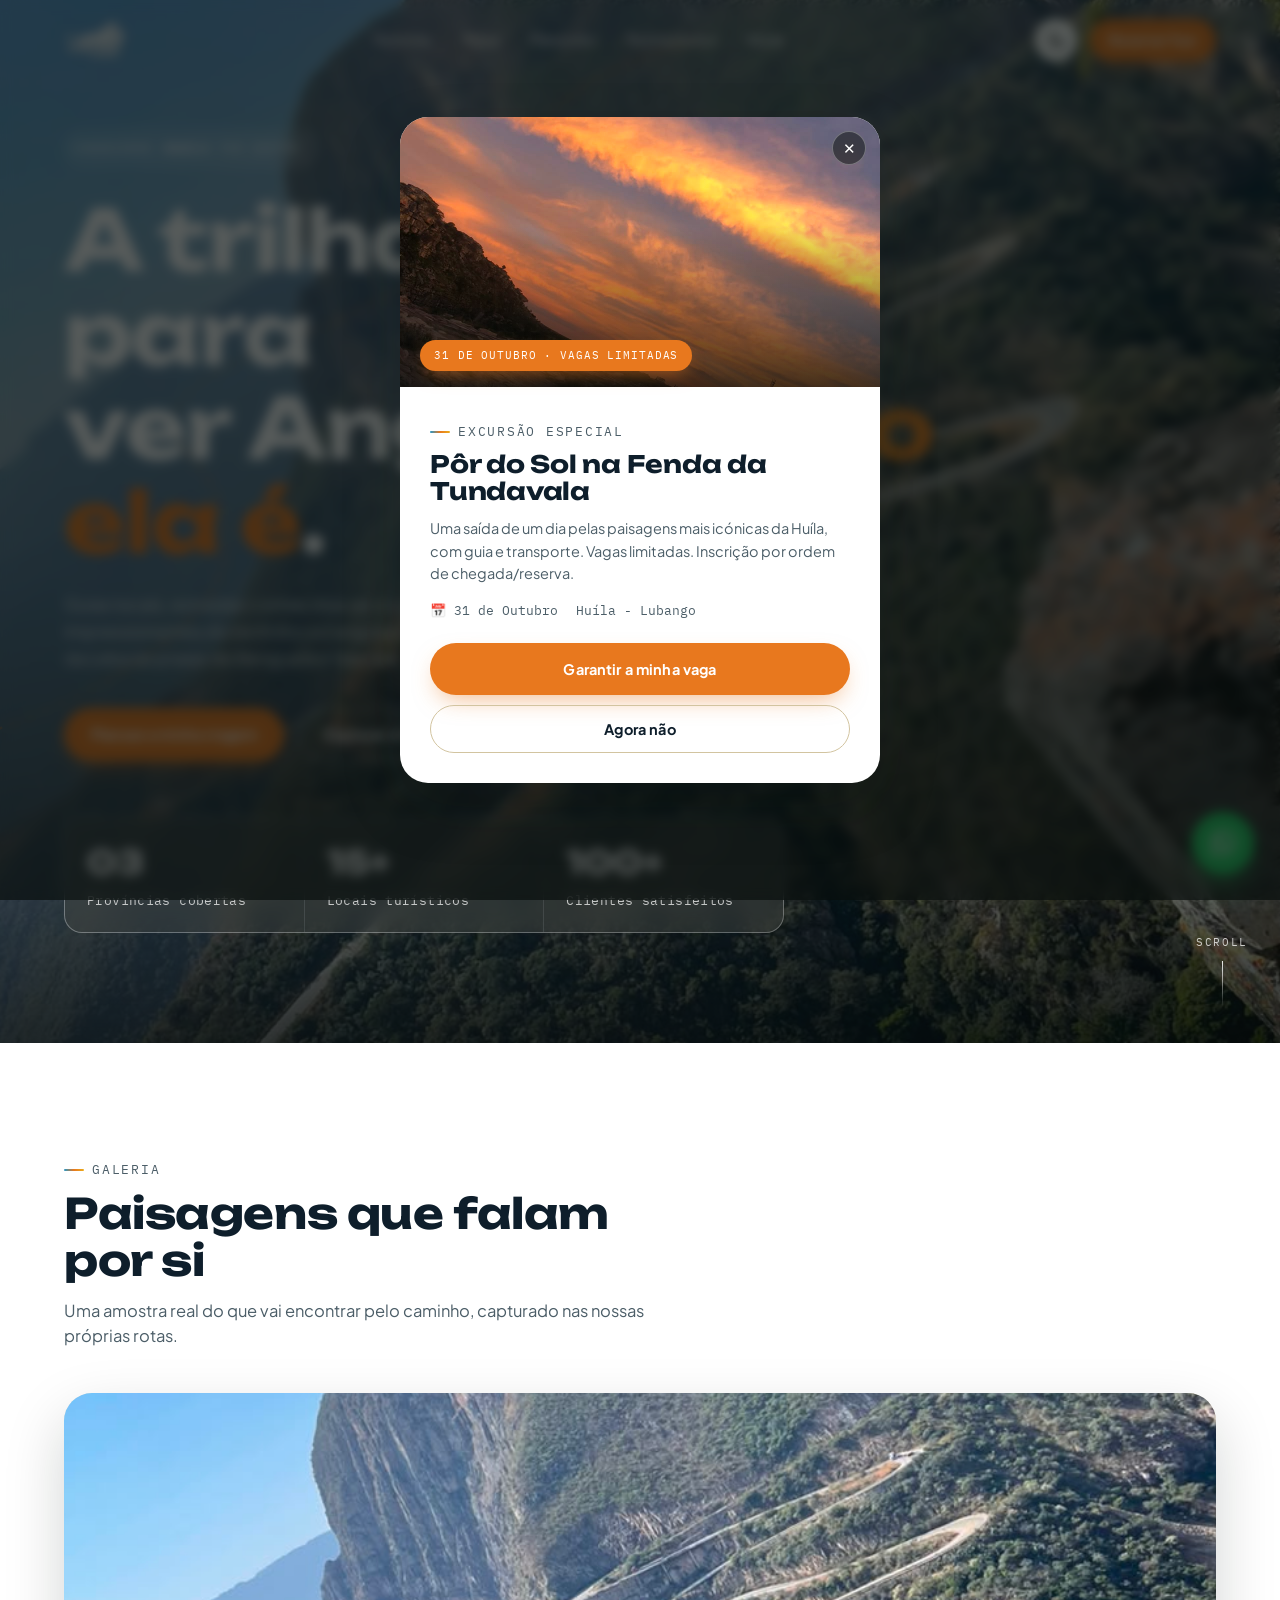
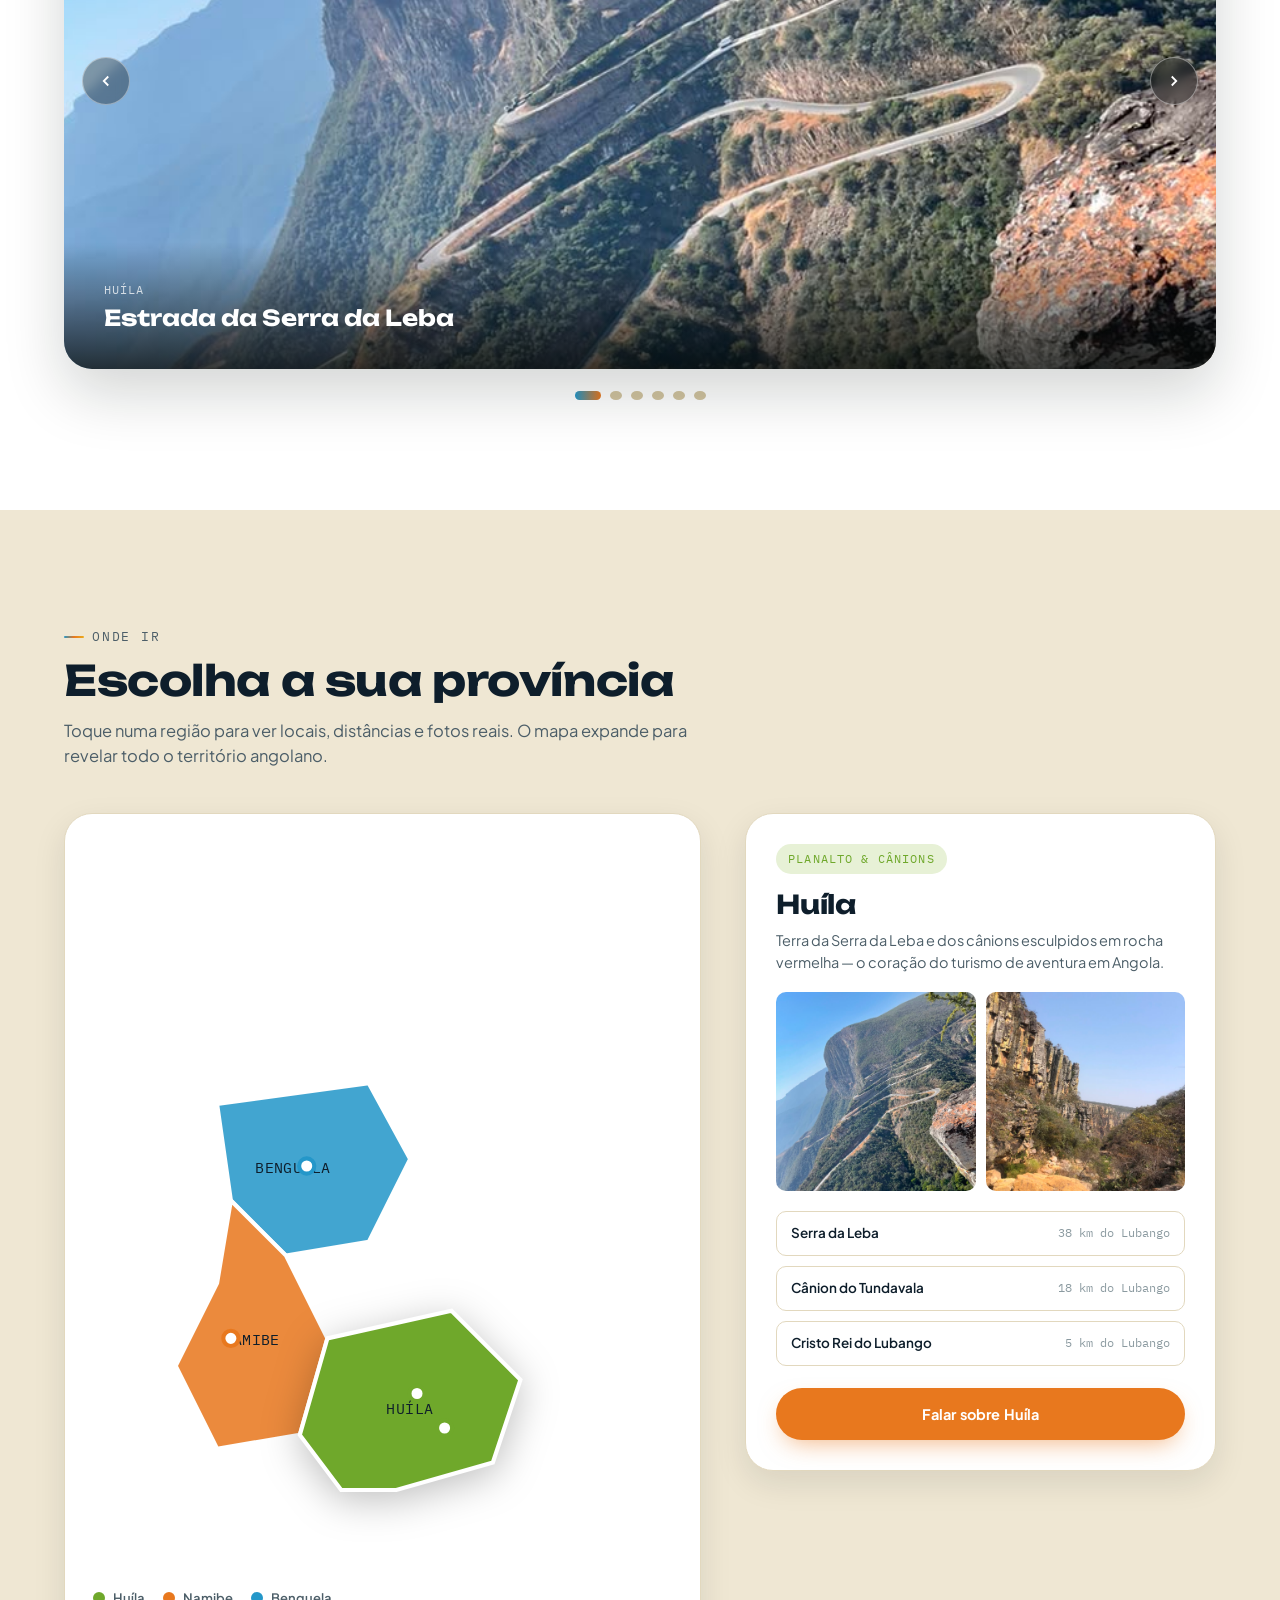
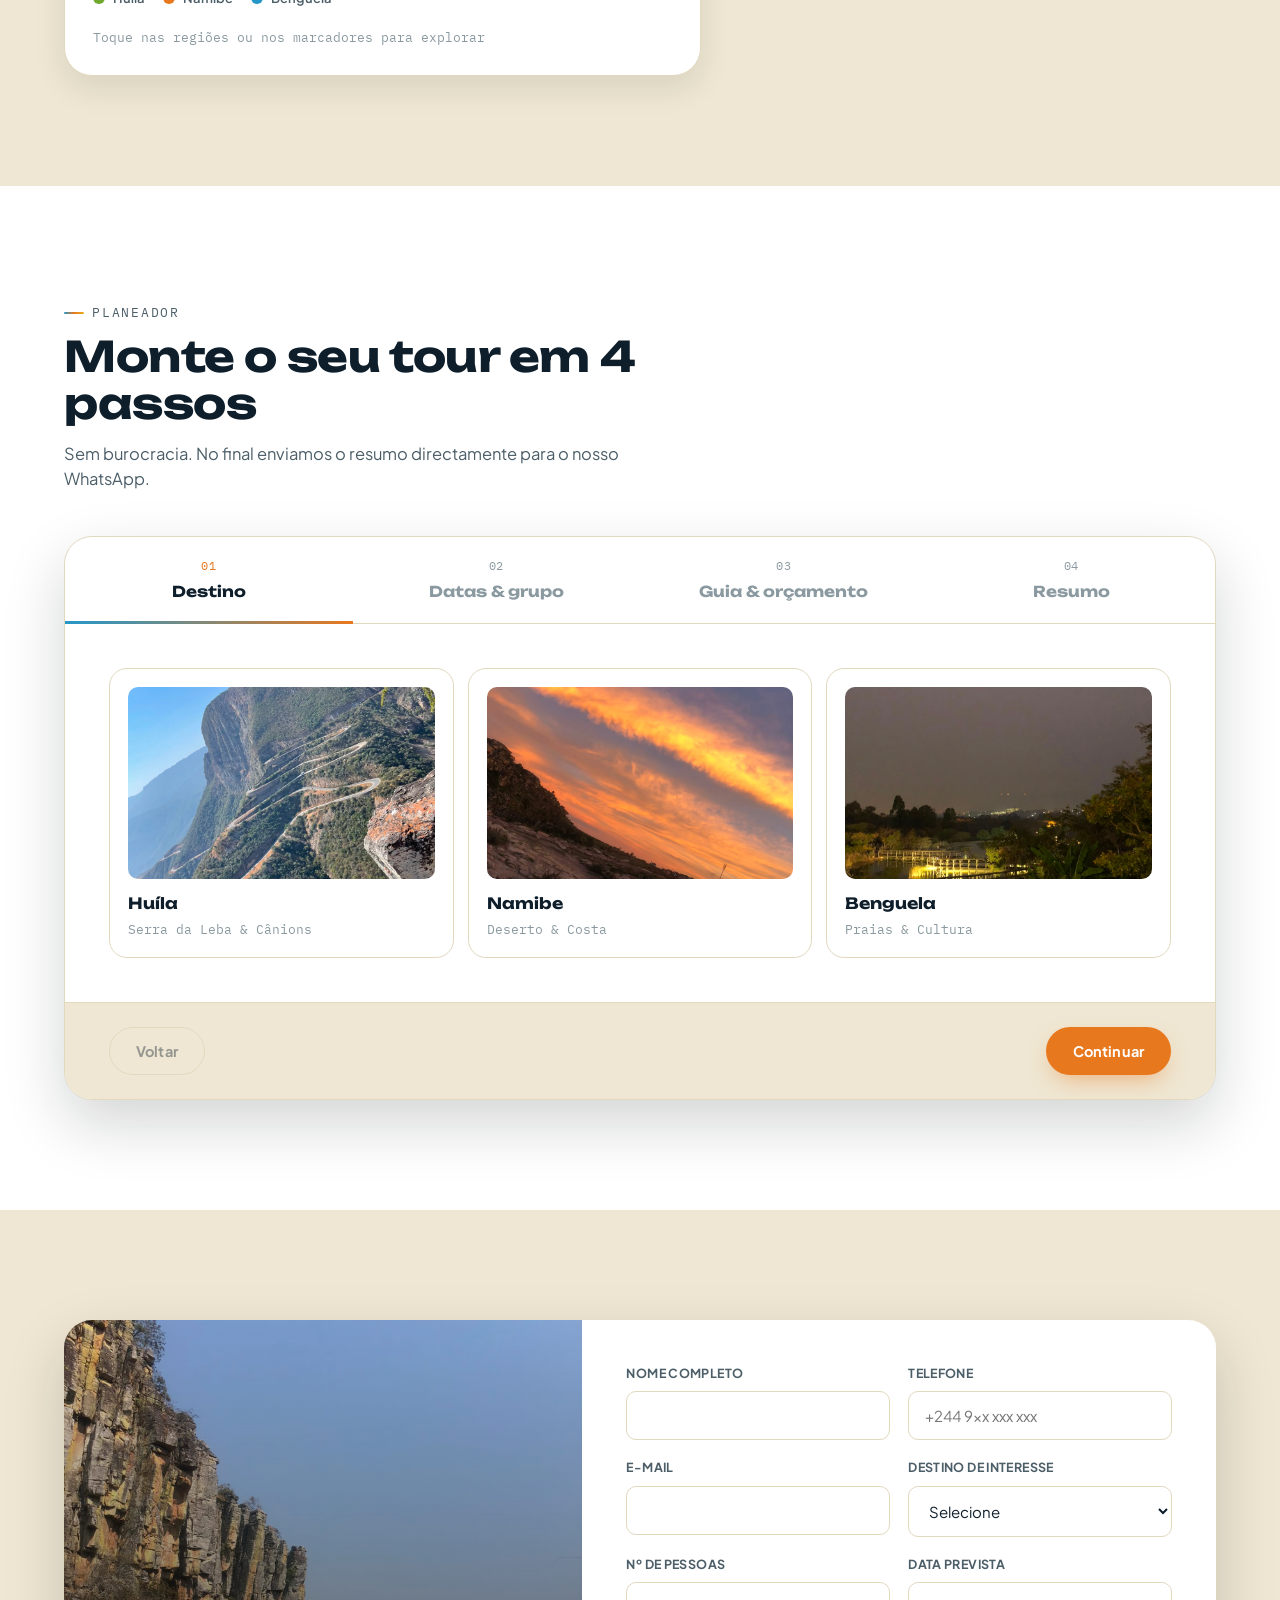
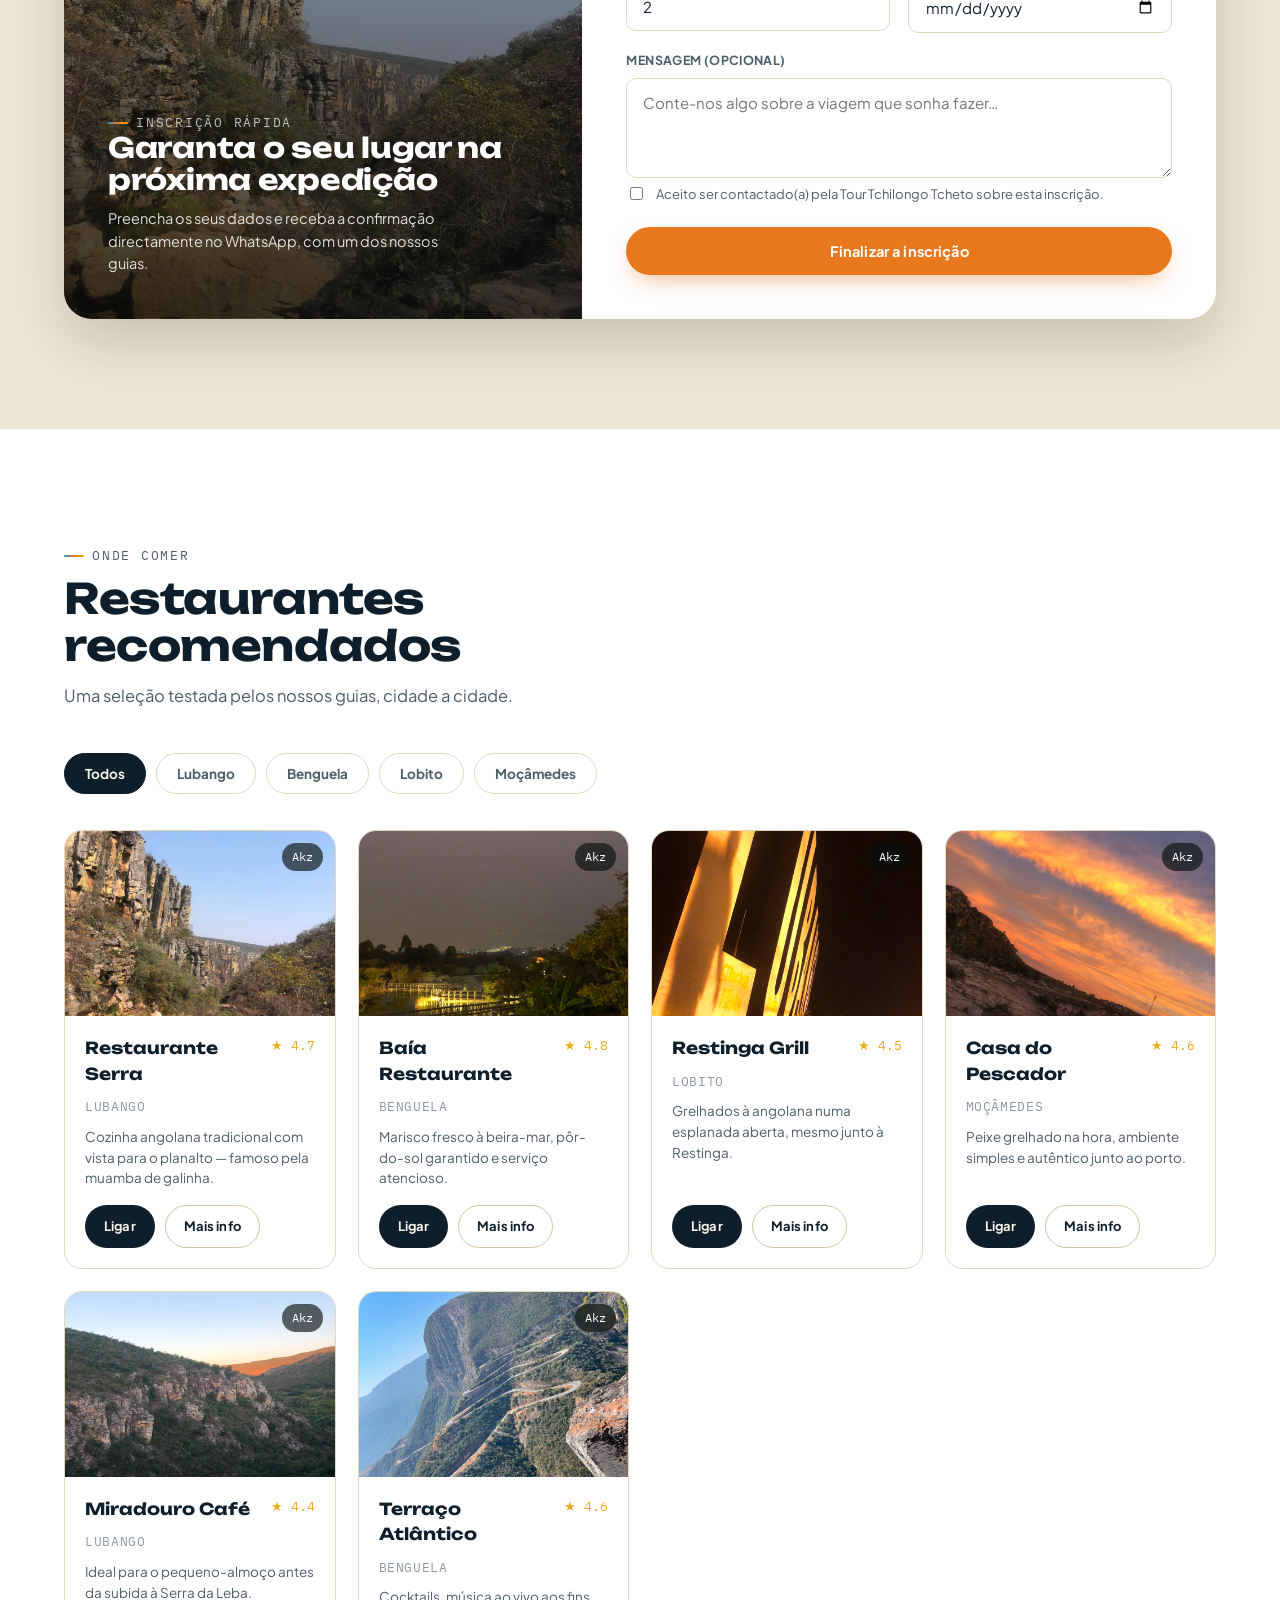
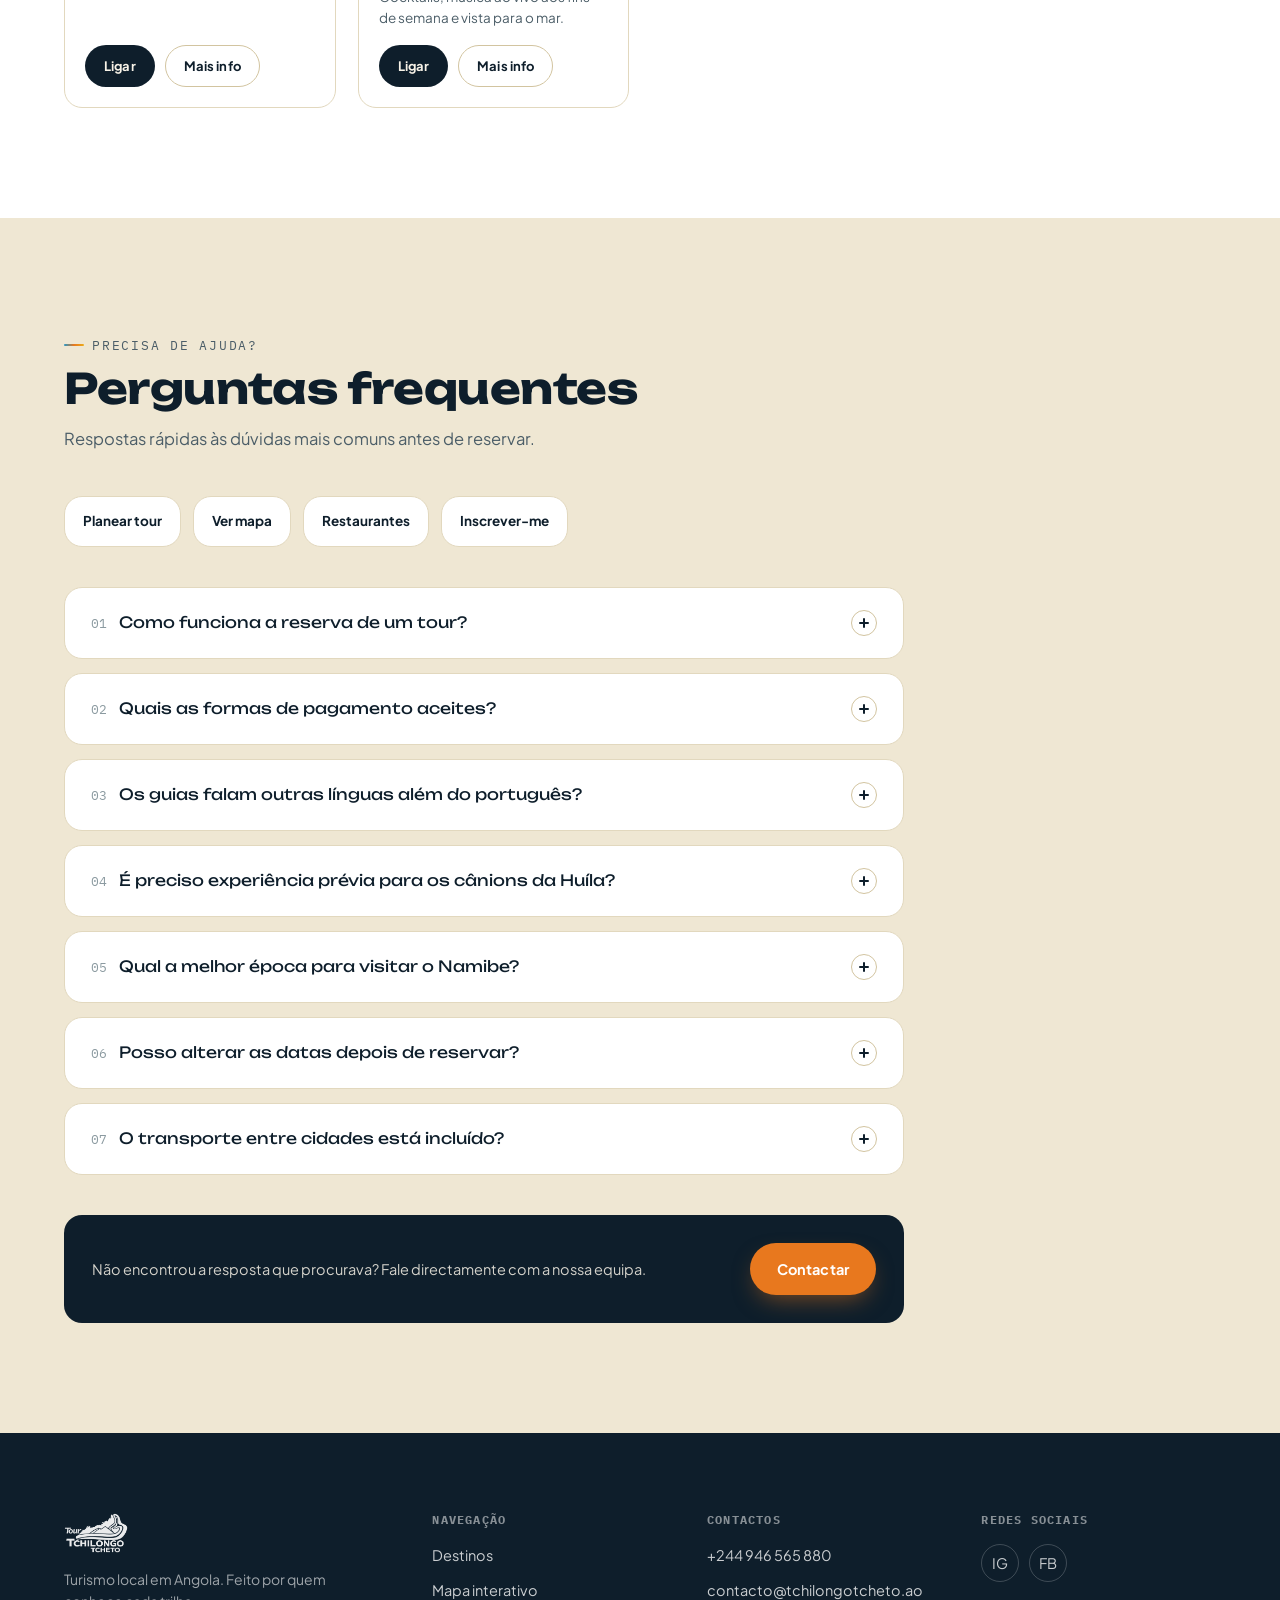
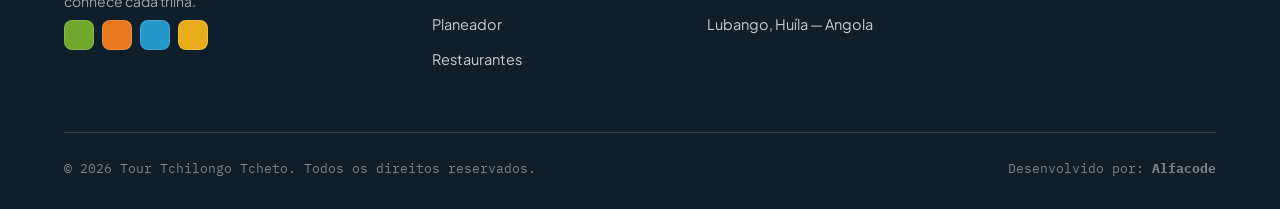
<file: index.html>
<!DOCTYPE html>
<html lang="pt-AO">
<head>
<meta charset="UTF-8">
<meta name="viewport" content="width=device-width, initial-scale=1.0">
<title>Tour Tchilongo Tcheto — Turismo em Angola</title>
<meta name="description" content="Descubra a Serra da Leba, os cânions da Huíla, o deserto do Namibe e as praias de Benguela com guias locais especializados. Planeie o seu tour em minutos.">
<link rel="icon" href="assets/img/Logo.png">
<link rel="stylesheet" href="assets/css/style.css">
</head>
<body>

<div class="event-modal" id="eventModal" aria-hidden="true">
  <div class="event-modal-backdrop" data-modal-close></div>
  <div class="event-modal-card" role="dialog" aria-modal="true" aria-labelledby="eventModalTitle">
    <button class="event-modal-close" data-modal-close aria-label="Fechar">✕</button>
    <div class="event-modal-media">
      <img src="assets/img/por-do-sol.jpg" alt="Serra da Leba">
      <span class="event-modal-badge">31 de Outubro · Vagas limitadas</span>
    </div>
    <div class="event-modal-body">
      <span class="eyebrow">Excursão especial</span>
      <h3 id="eventModalTitle">Pôr do Sol na Fenda da Tundavala</h3>
      <p>Uma saída de um dia pelas paisagens mais icónicas da Huíla, com guia e transporte. Vagas limitadas. Inscrição por ordem de chegada/reserva.</p>
      <div class="event-modal-meta">
        <span>📅 31 de Outubro</span>
        <span>Huíla - Lubango </span>
      </div>
      <div class="event-modal-actions">
        <a href="excursao.html" class="btn btn-primary btn-block">Garantir a minha vaga</a>
        <button class="btn btn-ghost btn-block" data-modal-close>Agora não</button>
      </div>
    </div>
  </div>
</div>


<header class="nav">
  <div class="nav-inner">
    <a href="#inicio" class="brand">
      <img src="assets/img/Logo.png" alt="Tour Tchilongo Tcheto">
    </a>
    <nav class="nav-links">
      <a href="#carrossel">Destinos</a>
      <a href="#mapa">Mapa</a>
      <a href="#planeador">Planeador</a>
      <a href="#restaurantes">Restaurantes</a>
      <a href="#faq">Ajuda</a>
    </nav>
    <div class="nav-actions">
      <button class="theme-toggle" aria-label="Alternar tema claro/escuro">
        <svg class="icon-moon" viewBox="0 0 24 24" fill="none" stroke="currentColor" stroke-width="2"><path d="M21 12.79A9 9 0 1111.21 3 7 7 0 0021 12.79z"/></svg>
        <svg class="icon-sun" viewBox="0 0 24 24" fill="none" stroke="currentColor" stroke-width="2"><circle cx="12" cy="12" r="4"/><path d="M12 2v2M12 20v2M4.93 4.93l1.41 1.41M17.66 17.66l1.41 1.41M2 12h2M20 12h2M4.93 19.07l1.41-1.41M17.66 6.34l1.41-1.41"/></svg>
      </button>
      <a href="#planeador" class="btn btn-primary btn-sm">Reservar Tour</a>
      <button class="burger" aria-label="Abrir menu"><span></span><span></span><span></span></button>
    </div>
  </div>
</header>

<div class="mobile-panel">
  <a href="#carrossel">Destinos</a>
  <a href="#mapa">Mapa</a>
  <a href="#planeador">Planeador</a>
  <a href="#restaurantes">Restaurantes</a>
  <a href="#faq">Ajuda</a>
  <a href="#planeador" class="btn btn-primary">Reservar Tour</a>
</div>

<section class="hero" id="inicio">
  <div class="hero-bg"></div>
  <svg class="hero-trail" viewBox="0 0 1200 800" preserveAspectRatio="none">
    <defs>
      <linearGradient id="trailGradient" x1="0" y1="0" x2="1" y2="1">
        <stop offset="0%" stop-color="#2AA8DC"/>
        <stop offset="50%" stop-color="#E8781E"/>
        <stop offset="100%" stop-color="#EBAC1B"/>
      </linearGradient>
    </defs>
    <path d="M -50 700 C 200 620, 260 520, 180 430 C 100 340, 340 320, 420 240 C 500 160, 480 80, 650 40" />
  </svg>
  <div class="container hero-content">
    <div class="hero-eyebrow">Conhecendo <strong>Angola</strong>   por dentro</div>
    <h1>A trilha certa para<br>ver Angola <em>como ela é</em>.</h1>
    <p class="hero-sub">Guias locais, estradas conhecidas de cor e os cenários mais impressionantes do território sul angolano. Do topo da Serra da Leba às praias de Benguela e Namibe.</p>
    <div class="hero-cta">
      <a href="#planeador" class="btn btn-primary">Planear a minha viagem</a>
      <a href="#mapa" class="btn btn-ghost">Explorar o mapa</a>
    </div>
    <div class="hero-stats" data-reveal>
      <div class="stat"><b>03</b><span>Províncias cobertas</span></div>
      <div class="stat"><b>15+</b><span>Locais turísticos</span></div>
      <div class="stat"><b>100+</b><span>Clientes satisfeitos</span></div>
    </div>
  </div>
  <div class="scroll-cue"><span>SCROLL</span><span class="line"></span></div>
</section>

<section class="carousel-section" id="carrossel">
  <div class="container">
    <div class="section-head" data-reveal>
      <span class="eyebrow">Galeria</span>
      <h2>Paisagens que falam por si</h2>
      <p>Uma amostra real do que vai encontrar pelo caminho, capturado nas nossas próprias rotas.</p>
    </div>
    <div class="carousel" data-reveal>
      <div class="carousel-track">
        <div class="slide is-active">
          <div class="slide-bg" style="background-image:url('assets/img/serra-leba.jpg')"></div>
          <div class="slide-caption"><span>Huíla</span><b>Estrada da Serra da Leba</b></div>
        </div>
        <div class="slide">
          <div class="slide-bg" style="background-image:url('assets/img/canyon-huila.jpg')"></div>
          <div class="slide-caption"><span>Huíla</span><b>Cânion do Tundavala</b></div>
        </div>
        <div class="slide">
          <div class="slide-bg" style="background-image:url('assets/img/vale-canyon.jpg')"></div>
          <div class="slide-caption"><span>Huíla</span><b>Vale entre falésias</b></div>
        </div>
        <div class="slide">
          <div class="slide-bg" style="background-image:url('assets/img/por-do-sol.jpg')"></div>
          <div class="slide-caption"><span>Namibe</span><b>Pôr-do-sol sobre o planalto</b></div>
        </div>
        <div class="slide">
          <div class="slide-bg" style="background-image:url('assets/img/letreiro-noite.jpg')"></div>
          <div class="slide-caption"><span>Lubango</span><b>Miradouro à noite</b></div>
        </div>
        <div class="slide">
          <div class="slide-bg" style="background-image:url('assets/img/ponte-noite.jpg')"></div>
          <div class="slide-caption"><span>Benguela</span><b>Passadiço sobre a lagoa</b></div>
        </div>
      </div>
      <div class="carousel-controls">
        <button class="prev" aria-label="Imagem anterior">
          <svg width="18" height="18" viewBox="0 0 24 24" fill="none" stroke="currentColor" stroke-width="2.4"><path d="M15 18l-6-6 6-6"/></svg>
        </button>
        <button class="next" aria-label="Próxima imagem">
          <svg width="18" height="18" viewBox="0 0 24 24" fill="none" stroke="currentColor" stroke-width="2.4"><path d="M9 18l6-6-6-6"/></svg>
        </button>
      </div>
    </div>
    <div class="carousel-dots"></div>
  </div>
</section>

<section class="map-section" id="mapa">
  <div class="container">
    <div class="section-head" data-reveal>
      <span class="eyebrow">Onde ir</span>
      <h2>Escolha a sua província</h2>
      <p>Toque numa região para ver locais, distâncias e fotos reais. O mapa expande para revelar todo o território angolano.</p>
    </div>
    <div class="map-grid">
      <div class="map-holder" data-reveal>
        <svg id="mapAngola" viewBox="0 0 420 520" xmlns="http://www.w3.org/2000/svg">
        
          <path d="M120 10 L300 25 L340 90 L310 160 L350 210 L330 300 L360 360 L300 430 L250 500 L180 470 L140 420 L90 440 L60 380 L90 320 L50 260 L80 190 L40 140 L90 90 Z"
                class="province-shape is-inactive" data-province="angola" fill="var(--surface-2)" stroke="var(--border-strong)" stroke-width="1.5" style="opacity:0;pointer-events:none"/>

          <path d="M90 190 L200 175 L230 230 L200 290 L140 300 L100 260 Z"
                class="province-shape" data-province="benguela" fill="var(--blue)" stroke="var(--surface)" stroke-width="3"/>
          <text x="145" y="240" class="province-label" text-anchor="middle" fill="#fff">BENGUELA</text>

          <path d="M100 260 L140 300 L170 360 L150 430 L90 440 L60 380 L90 320 Z"
                class="province-shape" data-province="namibe" fill="var(--orange)" stroke="var(--surface)" stroke-width="3"/>
          <text x="115" y="365" class="province-label" text-anchor="middle" fill="#fff">NAMIBE</text>

          <path d="M170 360 L260 340 L310 390 L290 450 L220 470 L180 470 L150 430 Z"
                class="province-shape" data-province="huila" fill="var(--green)" stroke="var(--surface)" stroke-width="3"/>
          <text x="230" y="415" class="province-label" text-anchor="middle" fill="#fff">HUÍLA</text>

          <g class="map-pin" data-province="huila"><circle cx="235" cy="400" r="5.5" fill="#fff" stroke="var(--green)" stroke-width="3"/></g>
          <g class="map-pin" data-province="huila"><circle cx="255" cy="425" r="5.5" fill="#fff" stroke="var(--green)" stroke-width="3"/></g>
          <g class="map-pin" data-province="namibe"><circle cx="100" cy="360" r="5.5" fill="#fff" stroke="var(--orange)" stroke-width="3"/></g>
          <g class="map-pin" data-province="benguela"><circle cx="155" cy="235" r="5.5" fill="#fff" stroke="var(--blue)" stroke-width="3"/></g>
        </svg>

        <div class="map-legend">
          <div class="legend-item"><span class="legend-dot" style="background:var(--green)"></span>Huíla</div>
          <div class="legend-item"><span class="legend-dot" style="background:var(--orange)"></span>Namibe</div>
          <div class="legend-item"><span class="legend-dot" style="background:var(--blue)"></span>Benguela</div>
        </div>
        <div class="map-expand">
          <span class="map-note">Toque nas regiões ou nos marcadores para explorar</span>
        </div>
      </div>

      <div class="province-panel" id="provincePanel" data-reveal> </div>
    </div>
  </div>
</section>

<section class="planner-section" id="planeador">
  <div class="container">
    <div class="section-head" data-reveal>
      <span class="eyebrow">Planeador</span>
      <h2>Monte o seu tour em 4 passos</h2>
      <p>Sem burocracia. No final enviamos o resumo directamente para o nosso WhatsApp.</p>
    </div>

    <div class="wizard" id="wizard" data-reveal>
      <div class="wizard-steps">
        <div class="wizard-step-tab is-active">01<b>Destino</b></div>
        <div class="wizard-step-tab">02<b>Datas &amp; grupo</b></div>
        <div class="wizard-step-tab">03<b>Guia &amp; orçamento</b></div>
        <div class="wizard-step-tab">04<b>Resumo</b></div>
      </div>

      <div class="wizard-body">
   
        <div class="wizard-panel is-active">
          <div class="option-grid">
            <div class="option-card" data-destino="huila">
              <img src="assets/img/serra-leba.jpg" alt="Huíla">
              <b>Huíla</b><span>Serra da Leba & Cânions</span>
            </div>
            <div class="option-card" data-destino="namibe">
              <img src="assets/img/por-do-sol.jpg" alt="Namibe">
              <b>Namibe</b><span>Deserto & Costa</span>
            </div>
            <div class="option-card" data-destino="benguela">
              <img src="assets/img/ponte-noite.jpg" alt="Benguela">
              <b>Benguela</b><span>Praias & Cultura</span>
            </div>
          </div>
        </div>

        <div class="wizard-panel">
          <div class="field-row">
            <div class="field"><label>Data de início</label><input type="date" id="dataInicio"></div>
            <div class="field"><label>Data de fim</label><input type="date" id="dataFim"></div>
          </div>
          <div class="field">
            <label>Número de pessoas</label>
            <div class="stepper-counter">
              <button type="button" id="pessoasMinus">−</button>
              <b id="pessoasCount">2</b>
              <button type="button" id="pessoasPlus">+</button>
            </div>
          </div>
        </div>

        <div class="wizard-panel">
          <div class="option-grid" style="margin-bottom:30px">
            <div class="option-card" data-guia="essencial"><b>Essencial</b><span>Guia em grupo partilhado</span></div>
            <div class="option-card" data-guia="privado"><b>Privado</b><span>Guia exclusivo para o grupo</span></div>
            <div class="option-card" data-guia="premium"><b>Premium</b><span>Guia + transporte dedicado</span></div>
          </div>
          <div class="field range-field">
            <label>Orçamento por pessoa: <span class="range-value" id="orcamentoValue">25.000kz</span></label>
            <input type="range" id="orcamentoRange" min="100" max="1500" step="50" value="400">
          </div>
        </div>

        <div class="wizard-panel">
          <div class="summary-box">
            <div class="summary-row"><span>Destino</span><span id="sumDestino">—</span></div>
            <div class="summary-row"><span>Datas</span><span id="sumDatas">—</span></div>
            <div class="summary-row"><span>Grupo</span><span id="sumPessoas">—</span></div>
            <div class="summary-row"><span>Guia</span><span id="sumGuia">—</span></div>
            <div class="summary-row"><span>Orçamento</span><span id="sumOrcamento">—</span></div>
            <div class="summary-total"><span>Total estimado</span><span id="sumTotal">0.00kz</span></div>
          </div>
        </div>
      </div>

      <div class="wizard-nav">
        <button class="btn btn-ghost" id="wizBack">Voltar</button>
        <button class="btn btn-primary" id="wizNext">Continuar</button>
      </div>
    </div>
  </div>
</section>

<section class="signup-section" id="inscricao">
  <div class="container">
    <div class="signup-grid" data-reveal>
      <div class="signup-visual">
        <span class="eyebrow" style="color:rgba(255,255,255,.7)">Inscrição rápida</span>
        <h3>Garanta o seu lugar na próxima expedição</h3>
        <p>Preencha os seus dados e receba a confirmação directamente no WhatsApp, com um dos nossos guias.</p>
      </div>
      <form class="signup-form" id="signupForm">
        <div class="form-grid">
          <div class="field"><label>Nome completo</label><input type="text" name="nome" required></div>
          <div class="field"><label>Telefone</label><input type="tel" name="telefone" placeholder="+244 9xx xxx xxx" required></div>
          <div class="field"><label>E-mail</label><input type="email" name="email"></div>
          <div class="field">
            <label>Destino de interesse</label>
            <select name="destino" required>
              <option value="">Selecione</option>
              <option value="Huíla">Huíla</option>
              <option value="Namibe">Namibe</option>
              <option value="Benguela">Benguela</option>
              <option value="Ainda não sei">Ainda não sei</option>
            </select>
          </div>
          <div class="field"><label> Nº de pessoas </label><input type="number" name="pessoas" min="1" value="2"></div>
          <div class="field"><label> Data prevista </label><input type="date" name="data"></div>
          <div class="field full"><label> Mensagem (opcional) </label><textarea name="mensagem" placeholder="Conte-nos algo sobre a viagem que sonha fazer…"></textarea></div>
        </div>
        <label class="checkbox-row"><input type="checkbox" required> Aceito ser contactado(a) pela Tour Tchilongo Tcheto sobre esta inscrição.</label>
        <button type="submit" class="btn btn-primary btn-block" style="margin-top:22px">Finalizar a inscrição</button>
      </form>
    </div>
  </div>
</section>

<section class="rest-section" id="restaurantes">
  <div class="container">
    <div class="section-head" data-reveal>
      <span class="eyebrow">Onde comer</span>
      <h2>Restaurantes recomendados</h2>
      <p>Uma seleção testada pelos nossos guias, cidade a cidade.</p>
    </div>

    <div class="rest-filters" data-reveal>
      <button class="filter-chip is-active" data-city="todos">Todos</button>
      <button class="filter-chip" data-city="Lubango">Lubango</button>
      <button class="filter-chip" data-city="Benguela">Benguela</button>
      <button class="filter-chip" data-city="Lobito">Lobito</button>
      <button class="filter-chip" data-city="Moçâmedes">Moçâmedes</button>
    </div>

    <div class="rest-grid" id="restGrid" data-reveal>
      <div class="rest-card" data-city="Lubango">
        <div class="rest-photo" style="background-image:url('assets/img/canyon-huila.jpg')"><span class="rest-price">Akz</span></div>
        <div class="rest-body">
          <div class="rest-top"><b>Restaurante Serra</b><span class="rest-rating">★ 4.7</span></div>
          <span class="rest-city">Lubango</span>
          <p class="rest-desc">Cozinha angolana tradicional com vista para o planalto — famoso pela muamba de galinha.</p>
          <div class="rest-cta">
            <button class="btn btn-dark btn-sm rest-call" data-tel="+244923111222">Ligar</button>
            <a class="btn btn-ghost btn-sm" href="#faq">Mais info</a>
          </div>
        </div>
      </div>

      <div class="rest-card" data-city="Benguela">
        <div class="rest-photo" style="background-image:url('assets/img/ponte-noite.jpg')"><span class="rest-price">Akz</span></div>
        <div class="rest-body">
          <div class="rest-top"><b>Baía Restaurante</b><span class="rest-rating">★ 4.8</span></div>
          <span class="rest-city">Benguela</span>
          <p class="rest-desc">Marisco fresco à beira-mar, pôr-do-sol garantido e serviço atencioso.</p>
          <div class="rest-cta">
            <button class="btn btn-dark btn-sm rest-call" data-tel="+244923333444">Ligar</button>
            <a class="btn btn-ghost btn-sm" href="#faq">Mais info</a>
          </div>
        </div>
      </div>

      <div class="rest-card" data-city="Lobito">
        <div class="rest-photo" style="background-image:url('assets/img/letreiro-noite.jpg')"><span class="rest-price">Akz</span></div>
        <div class="rest-body">
          <div class="rest-top"><b>Restinga Grill</b><span class="rest-rating">★ 4.5</span></div>
          <span class="rest-city">Lobito</span>
          <p class="rest-desc">Grelhados à angolana numa esplanada aberta, mesmo junto à Restinga.</p>
          <div class="rest-cta">
            <button class="btn btn-dark btn-sm rest-call" data-tel="+244923555666">Ligar</button>
            <a class="btn btn-ghost btn-sm" href="#faq">Mais info</a>
          </div>
        </div>
      </div>

      <div class="rest-card" data-city="Moçâmedes">
        <div class="rest-photo" style="background-image:url('assets/img/por-do-sol.jpg')"><span class="rest-price">Akz</span></div>
        <div class="rest-body">
          <div class="rest-top"><b>Casa do Pescador</b><span class="rest-rating">★ 4.6</span></div>
          <span class="rest-city">Moçâmedes</span>
          <p class="rest-desc">Peixe grelhado na hora, ambiente simples e autêntico junto ao porto.</p>
          <div class="rest-cta">
            <button class="btn btn-dark btn-sm rest-call" data-tel="+244923777888">Ligar</button>
            <a class="btn btn-ghost btn-sm" href="#faq">Mais info</a>
          </div>
        </div>
      </div>

      <div class="rest-card" data-city="Lubango">
        <div class="rest-photo" style="background-image:url('assets/img/vale-canyon.jpg')"><span class="rest-price">Akz</span></div>
        <div class="rest-body">
          <div class="rest-top"><b>Miradouro Café</b><span class="rest-rating">★ 4.4</span></div>
          <span class="rest-city">Lubango</span>
          <p class="rest-desc">Ideal para o pequeno-almoço antes da subida à Serra da Leba.</p>
          <div class="rest-cta">
            <button class="btn btn-dark btn-sm rest-call" data-tel="+244923111222">Ligar</button>
            <a class="btn btn-ghost btn-sm" href="#faq">Mais info</a>
          </div>
        </div>
      </div>

      <div class="rest-card" data-city="Benguela">
        <div class="rest-photo" style="background-image:url('assets/img/serra-leba.jpg')"><span class="rest-price">Akz</span></div>
        <div class="rest-body">
          <div class="rest-top"><b>Terraço Atlântico</b><span class="rest-rating">★ 4.6</span></div>
          <span class="rest-city">Benguela</span>
          <p class="rest-desc">Cocktails, música ao vivo aos fins de semana e vista para o mar.</p>
          <div class="rest-cta">
            <button class="btn btn-dark btn-sm rest-call" data-tel="+244923333444">Ligar</button>
            <a class="btn btn-ghost btn-sm" href="#faq">Mais info</a>
          </div>
        </div>
      </div>
    </div>
  </div>
</section>

<section class="faq-section" id="faq">
  <div class="container">
    <div class="section-head" data-reveal>
      <span class="eyebrow">Precisa de ajuda?</span>
      <h2>Perguntas frequentes</h2>
      <p>Respostas rápidas às dúvidas mais comuns antes de reservar.</p>
    </div>

    <div class="faq-shortcuts" data-reveal>
      <a class="shortcut" href="#planeador">Planear tour</a>
      <a class="shortcut" href="#mapa">Ver mapa</a>
      <a class="shortcut" href="#restaurantes">Restaurantes</a>
      <a class="shortcut" href="#inscricao">Inscrever-me</a>
    </div>

    <div class="faq-layout" data-reveal>
      <div class="faq-item">
        <div class="faq-q"><span><span class="idx">01</span>Como funciona a reserva de um tour?</span><span class="plus"></span></div>
        <div class="faq-a"><div class="faq-a-inner">Preenche o planeador de 4 passos ou o formulário de inscrição — no final o resumo é enviado automaticamente para o nosso WhatsApp, onde confirmamos disponibilidade e pagamento.</div></div>
      </div>
      <div class="faq-item">
        <div class="faq-q"><span><span class="idx">02</span>Quais as formas de pagamento aceites?</span><span class="plus"></span></div>
        <div class="faq-a"><div class="faq-a-inner">Aceitamos transferência bancária, Multicaixa Express e pagamento em numerário no início do tour, conforme combinado no WhatsApp.</div></div>
      </div>
      <div class="faq-item">
        <div class="faq-q"><span><span class="idx">03</span>Os guias falam outras línguas além do português?</span><span class="plus"></span></div>
        <div class="faq-a"><div class="faq-a-inner">Sim. Temos guias fluentes em inglês e francês, além de línguas nacionais faladas nas regiões visitadas — basta indicar a preferência ao reservar.</div></div>
      </div>
      <div class="faq-item">
        <div class="faq-q"><span><span class="idx">04</span>É preciso experiência prévia para os cânions da Huíla?</span><span class="plus"></span></div>
        <div class="faq-a"><div class="faq-a-inner">Não. Temos rotas para todos os níveis, desde miradouros acessíveis de carro até caminhadas mais exigentes — o guia adapta o percurso ao grupo.</div></div>
      </div>
      <div class="faq-item">
        <div class="faq-q"><span><span class="idx">05</span>Qual a melhor época para visitar o Namibe?</span><span class="plus"></span></div>
        <div class="faq-a"><div class="faq-a-inner">A estação seca (Cacimbo), entre Maio e Setembro, oferece temperaturas mais amenas e céus limpos, ideais para o deserto e o litoral.</div></div>
      </div>
      <div class="faq-item">
        <div class="faq-q"><span><span class="idx">06</span>Posso alterar as datas depois de reservar?</span><span class="plus"></span></div>
        <div class="faq-a"><div class="faq-a-inner">Sim, alterações são possíveis até 72 horas antes da data marcada, sujeitas a disponibilidade de guias e transporte.</div></div>
      </div>
      <div class="faq-item">
        <div class="faq-q"><span><span class="idx">07</span>O transporte entre cidades está incluído?</span><span class="plus"></span></div>
        <div class="faq-a"><div class="faq-a-inner">Depende da modalidade escolhida no planeador — os pacotes "Privado" e "Premium" incluem transporte dedicado entre pontos turísticos.</div></div>
      </div>
    </div>

    <div class="faq-cta" data-reveal>
      <p>Não encontrou a resposta que procurava? Fale directamente com a nossa equipa.</p>
      <a href="https://wa.me/946 565 880" id="faqWaLink" class="btn btn-primary" target="_blank" rel="noopener">Contactar </a>
    </div>
  </div>
</section>

<footer class="footer">
  <div class="container">
    <div class="footer-grid">
      <div class="footer-brand">
        <img src="assets/img/Logo.png" alt="Tour Tchilongo Tcheto">
        <p>Turismo local em Angola. Feito por quem conhece cada trilha.</p>
        <div class="footer-swatches">
          <span class="swatch" style="background:#6FA82B"></span>
          <span class="swatch" style="background:#E8781E"></span>
          <span class="swatch" style="background:#2497C9"></span>
          <span class="swatch" style="background:#EBAC1B"></span>
        </div>
      </div>
      <div class="footer-col">
        <h4>Navegação</h4>
        <a href="#carrossel">Destinos</a>
        <a href="#mapa">Mapa interativo</a>
        <a href="#planeador">Planeador</a>
        <a href="#restaurantes">Restaurantes</a>
      </div>
      <div class="footer-col">
        <h4>Contactos</h4>
        <p>+244 946 565 880</p>
        <p>contacto@tchilongotcheto.ao</p>
        <p>Lubango, Huíla — Angola</p>
      </div>
      <div class="footer-col">
        <h4>Redes sociais</h4>
        <div class="footer-social">
          <a href="#" aria-label="Instagram">IG</a>
          <a href="https://www.facebook.com/profile.php?id=61593273596975" aria-label="Facebook">FB</a>
        </div>
      </div>
    </div>
    <div class="footer-bottom">
      <span>© <span id="year"></span> Tour Tchilongo Tcheto. Todos os direitos reservados.</span>
      <span> Desenvolvido por: <strong>Alfacode</strong> </span>
    </div>
  </div>
</footer>

<a href="https://wa.me/946 565 880" id="waFloat" class="wa-float" target="_blank" rel="noopener" aria-label="Falar no WhatsApp">
  <svg viewBox="0 0 32 32" fill="#fff"><path d="M16.01 2.9c-7.24 0-13.11 5.87-13.11 13.11 0 2.31.6 4.55 1.75 6.52L2.9 29.1l6.75-1.77a13.05 13.05 0 006.36 1.62h.01c7.24 0 13.11-5.87 13.11-13.11S23.25 2.9 16.01 2.9zm0 23.99h-.01a10.86 10.86 0 01-5.53-1.51l-.4-.24-4.01 1.05 1.07-3.9-.26-.4a10.85 10.85 0 01-1.66-5.79c0-6 4.88-10.88 10.88-10.88 2.91 0 5.64 1.13 7.7 3.19a10.81 10.81 0 013.19 7.7c-.01 6-4.89 10.78-10.97 10.78zm5.96-8.15c-.33-.16-1.94-.96-2.24-1.07-.3-.11-.52-.16-.74.16-.22.33-.85 1.07-1.04 1.29-.19.22-.38.24-.71.08-.33-.16-1.38-.51-2.63-1.62-.97-.87-1.63-1.94-1.82-2.27-.19-.33-.02-.51.14-.67.14-.14.33-.38.49-.57.16-.19.22-.33.33-.55.11-.22.05-.41-.03-.57-.08-.16-.74-1.78-1.01-2.44-.27-.64-.54-.55-.74-.56h-.63c-.22 0-.57.08-.87.41-.3.33-1.14 1.11-1.14 2.71 0 1.6 1.17 3.15 1.33 3.37.16.22 2.3 3.51 5.57 4.92.78.34 1.39.54 1.86.69.78.25 1.49.21 2.05.13.63-.09 1.94-.79 2.21-1.56.27-.76.27-1.42.19-1.56-.08-.14-.3-.22-.63-.38z"/></svg>
</a>

<script src="assets/js/config.js"></script>
<script src="assets/js/main.js"></script>
</body>
</html>
</file>
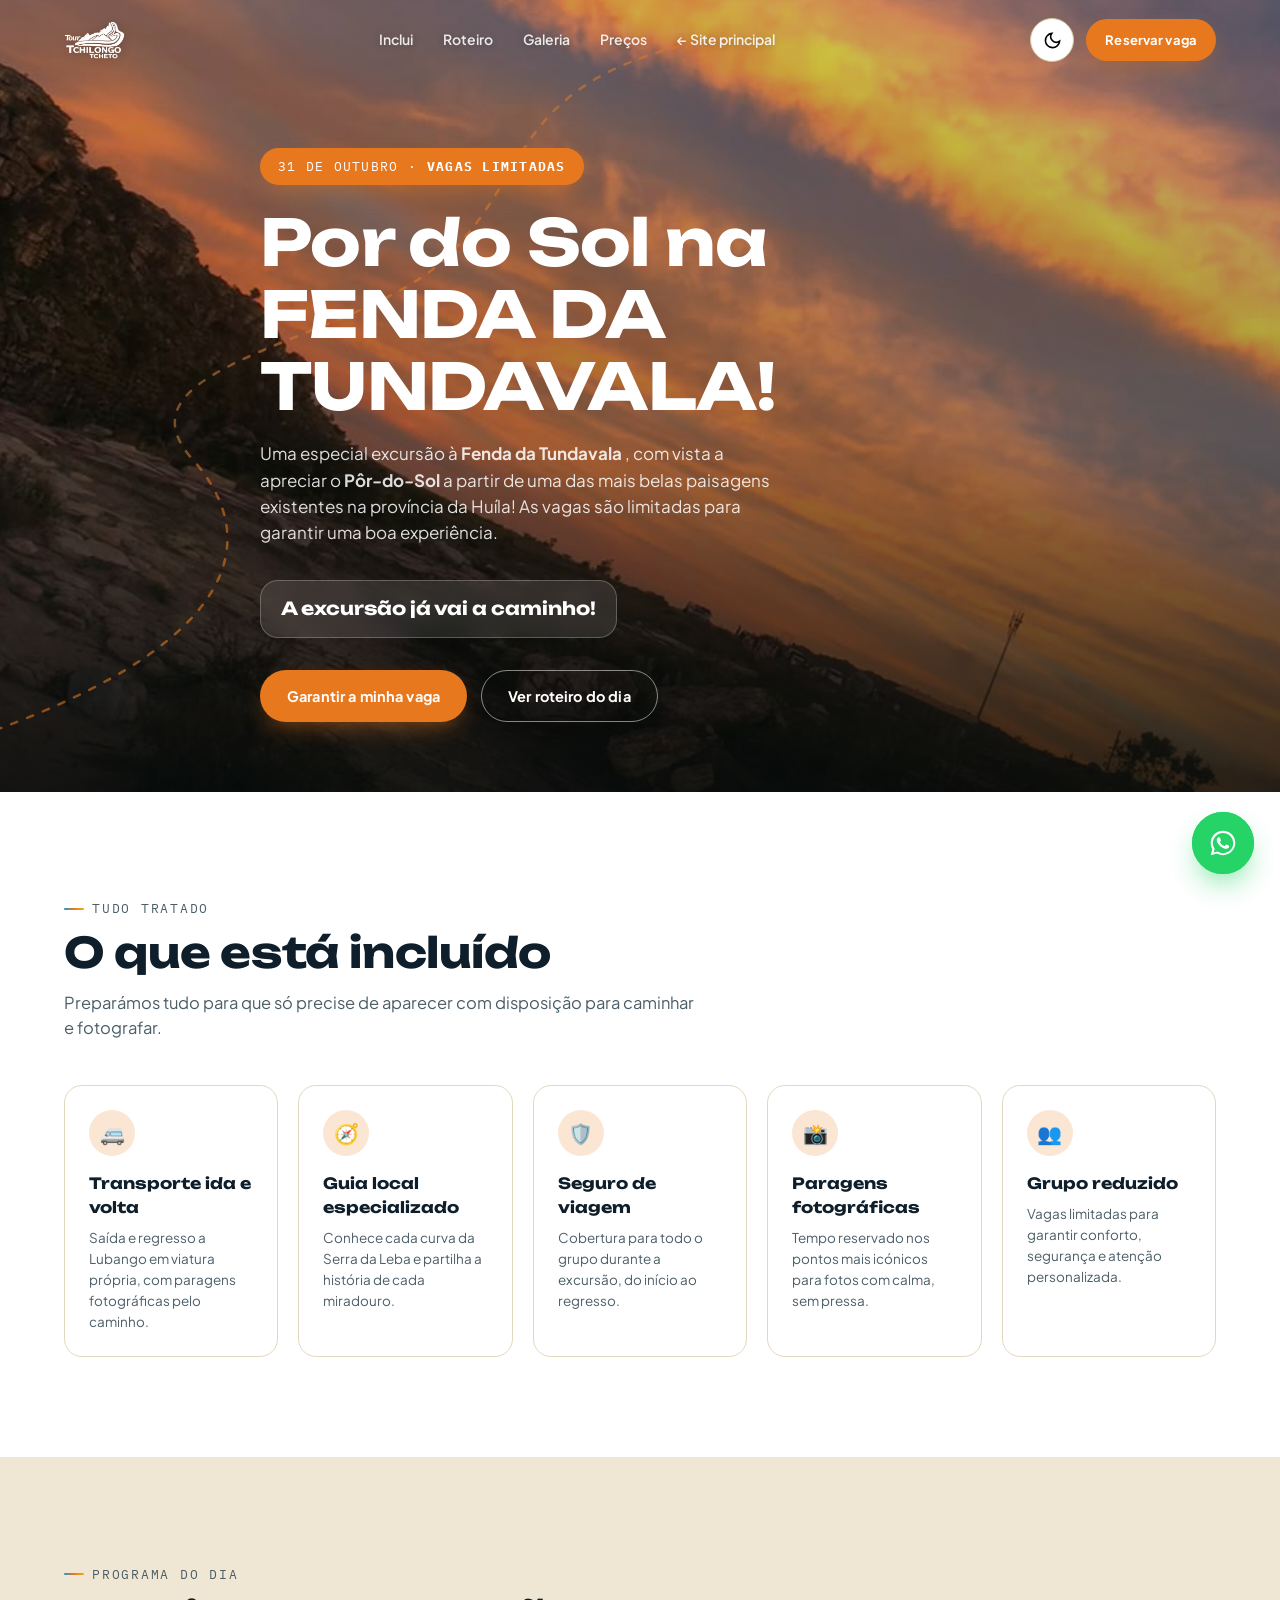
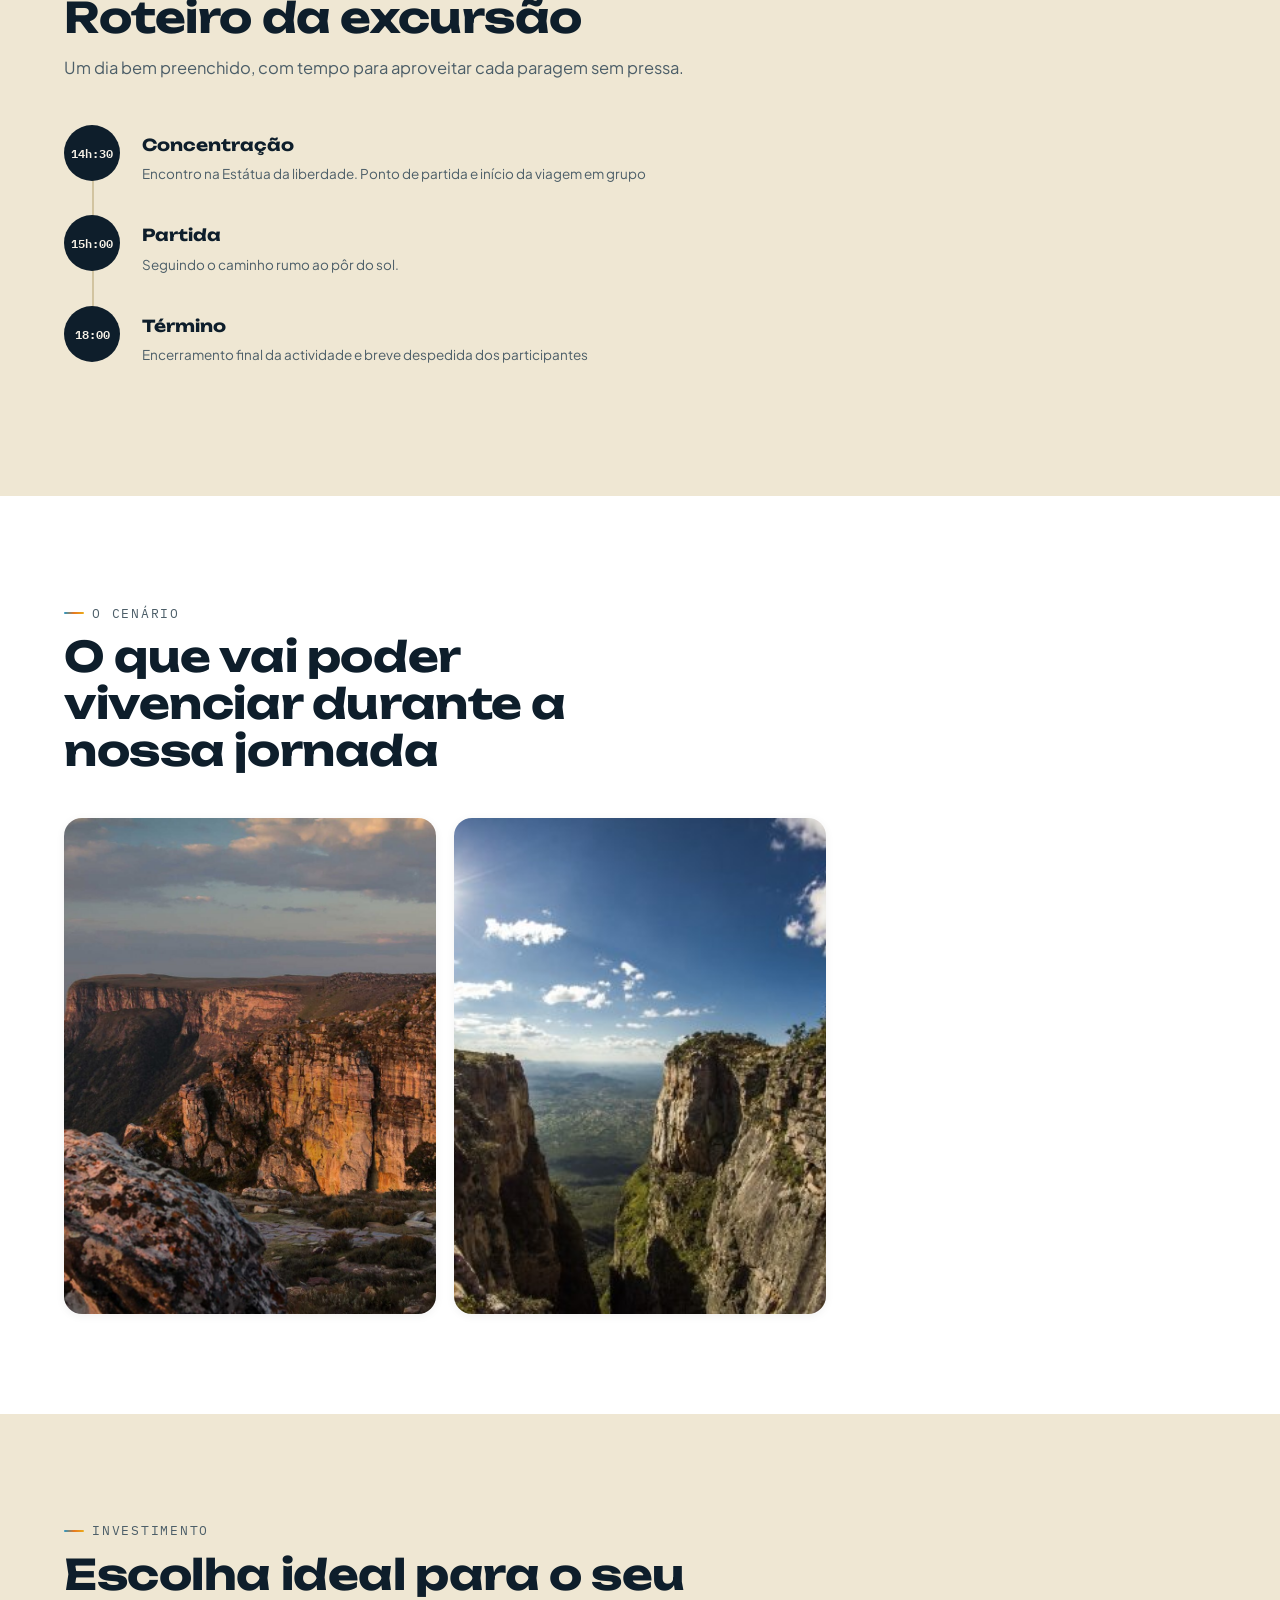
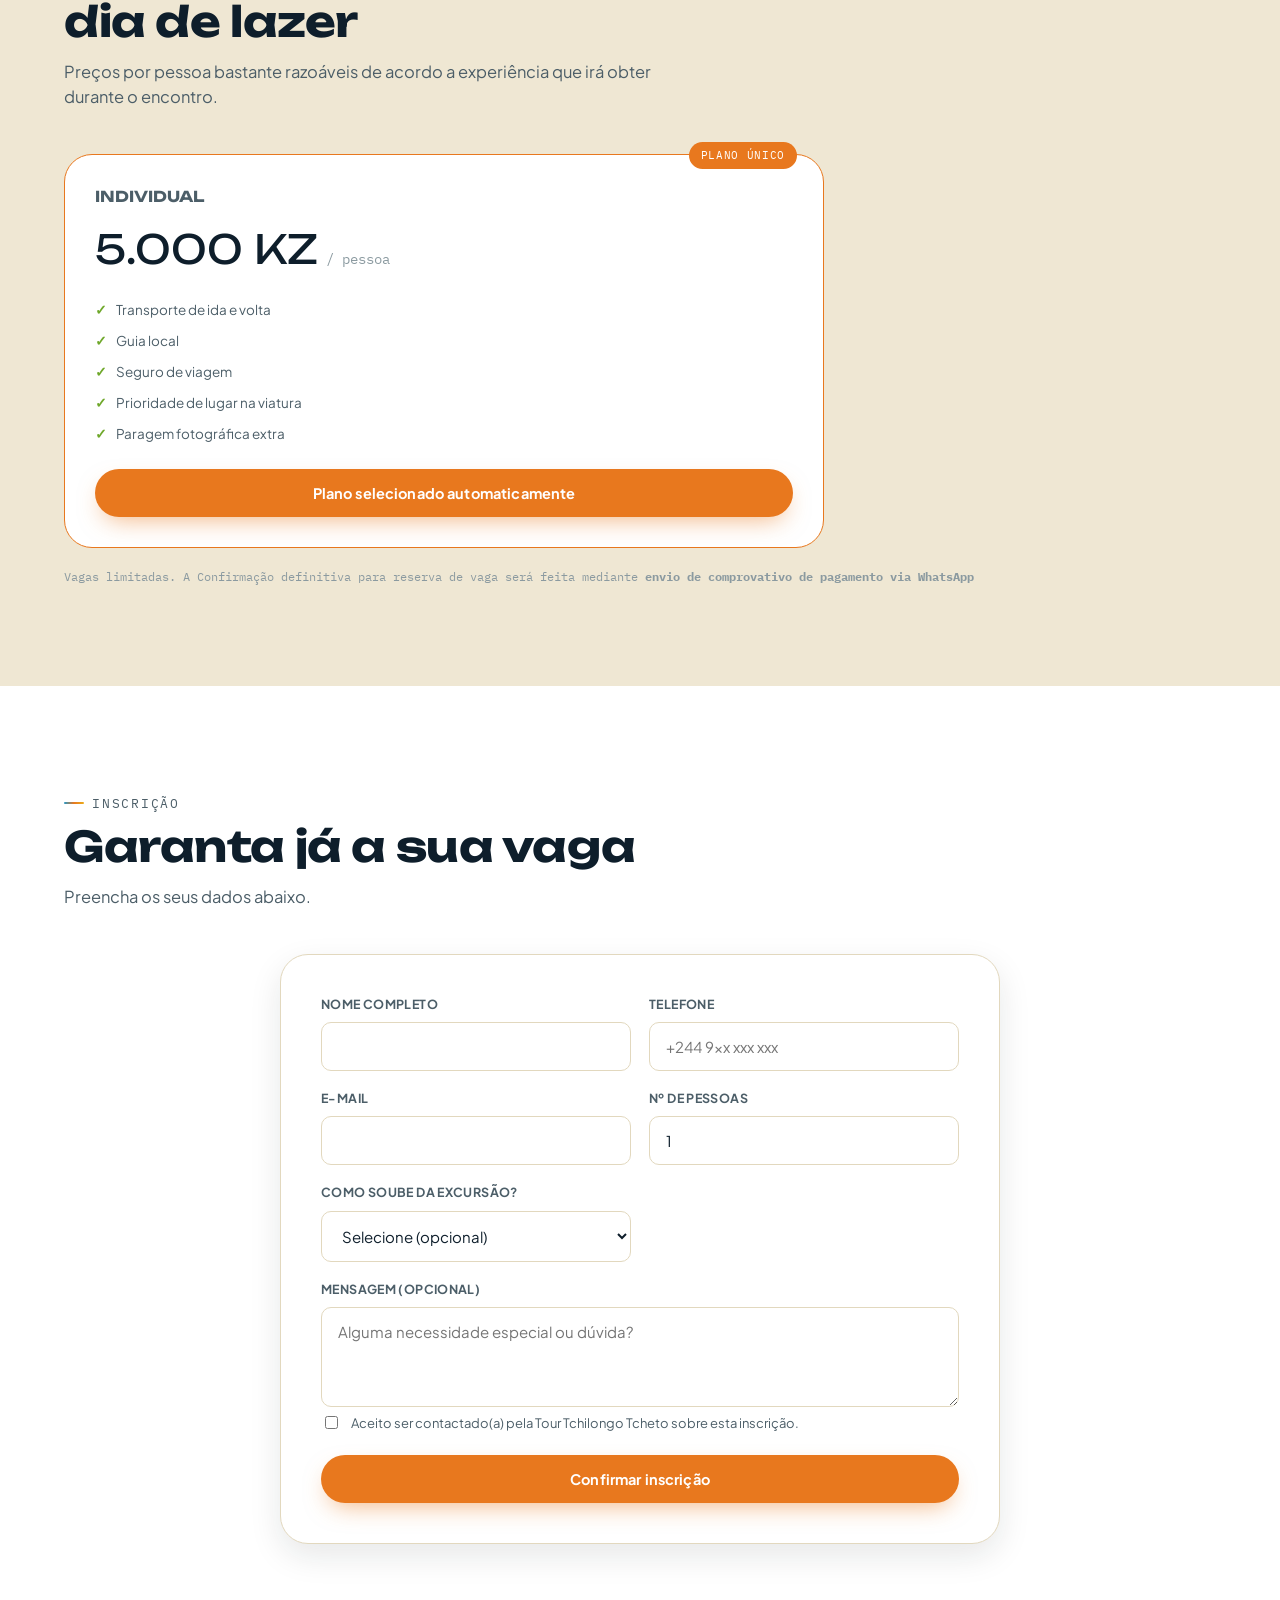
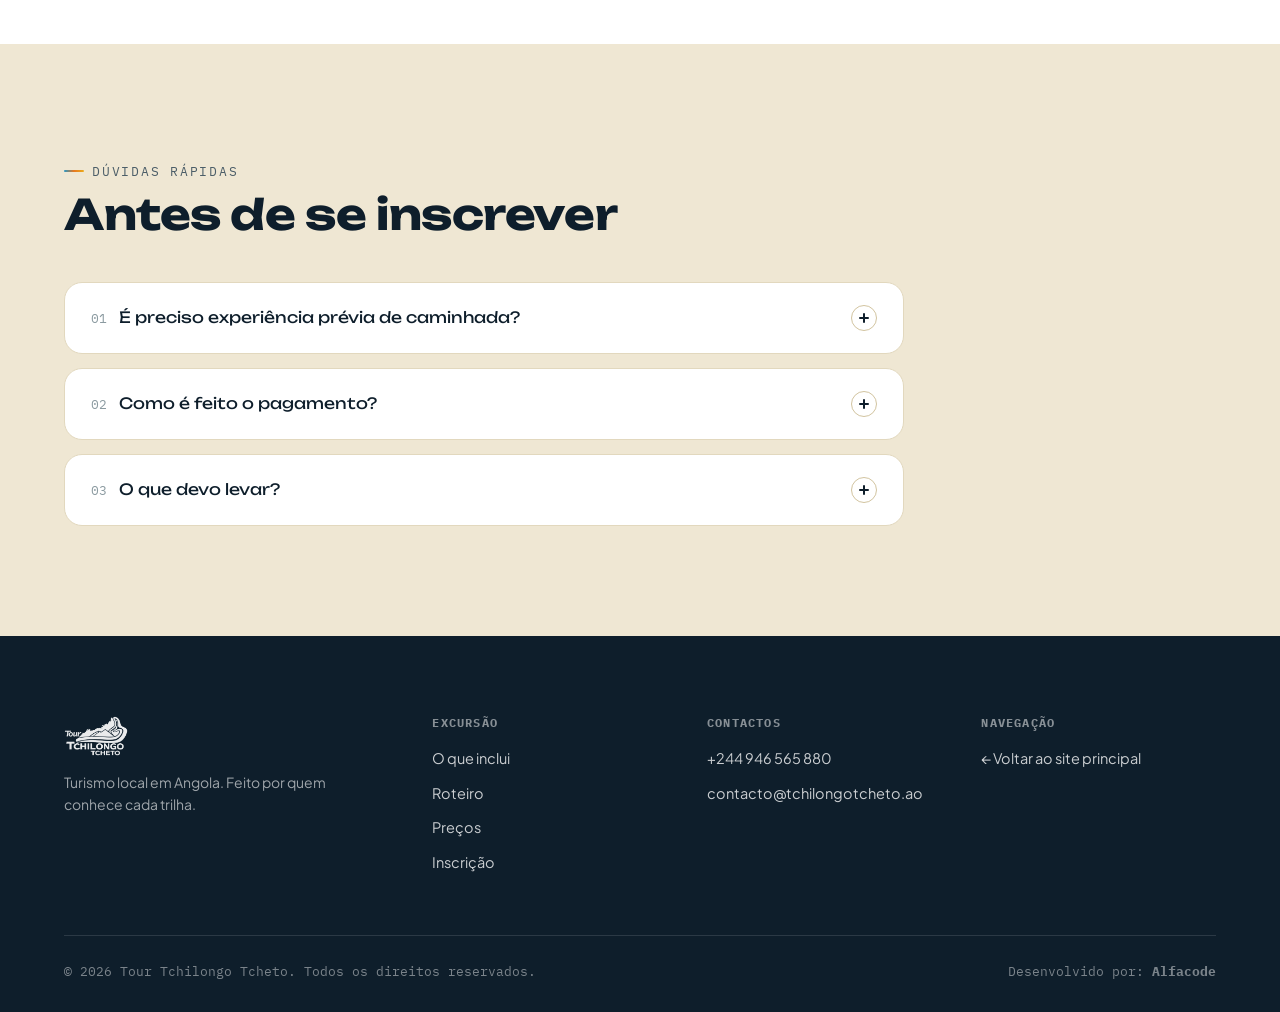
<file: excursao.html>
<!DOCTYPE html>
<html lang="pt-AO">
<head>
<meta charset="UTF-8">
<meta name="viewport" content="width=device-width, initial-scale=1.0">
<title> Especial Por-do-Sol - Tour Tchilongo Tcheto</title>
<meta name="description" content="Inscreva-se na excursão especial de 31 de Outubro à Serra da Leba e aos Cânions da Huíla. Vagas limitadas — guia incluído, transporte e refeições.">
<link rel="icon" href="assets/img/Logo.png">
<link rel="stylesheet" href="assets/css/style.css">
</head>
<body>

<header class="nav">
  <div class="nav-inner">
    <a href="index.html" class="brand">
      <img src="assets/img/Logo.png" alt="Tour Tchilongo Tcheto">
    </a>
    <nav class="nav-links">
      <a href="#inclui">Inclui</a>
      <a href="#roteiro">Roteiro</a>
      <a href="#galeria">Galeria</a>
      <a href="#precos">Preços</a>
      <a href="index.html">← Site principal</a>
    </nav>
    <div class="nav-actions">
      <button class="theme-toggle" aria-label="Alternar tema claro/escuro">
        <svg class="icon-moon" viewBox="0 0 24 24" fill="none" stroke="currentColor" stroke-width="2"><path d="M21 12.79A9 9 0 1111.21 3 7 7 0 0021 12.79z"/></svg>
        <svg class="icon-sun" viewBox="0 0 24 24" fill="none" stroke="currentColor" stroke-width="2"><circle cx="12" cy="12" r="4"/><path d="M12 2v2M12 20v2M4.93 4.93l1.41 1.41M17.66 17.66l1.41 1.41M2 12h2M20 12h2M4.93 19.07l1.41-1.41M17.66 6.34l1.41-1.41"/></svg>
      </button>
      <a href="#inscricao" class="btn btn-primary btn-sm">Reservar vaga</a>
      <button class="burger" aria-label="Abrir menu"><span></span><span></span><span></span></button>
    </div>
  </div>
</header>

<div class="mobile-panel">
  <a href="#inclui">Inclui</a>
  <a href="#roteiro">Roteiro</a>
  <a href="#galeria">Galeria</a>
  <a href="#precos">Preços</a>
  <a href="index.html">← Site principal</a>
  <a href="#inscricao" class="btn btn-primary">Reservar vaga</a>
</div>

<section class="excursion-hero">
  <div class="hero-bg-excursao"></div>
  <svg class="hero-trail" viewBox="0 0 1200 800" preserveAspectRatio="none">
    <defs>
      <linearGradient id="trailGradient2" x1="0" y1="0" x2="1" y2="1">
        <stop offset="0%" stop-color="#2AA8DC"/>
        <stop offset="50%" stop-color="#E8781E"/>
        <stop offset="100%" stop-color="#EBAC1B"/>
      </linearGradient>
    </defs>
    <path d="M -50 700 C 200 620, 260 520, 180 430 C 100 340, 340 320, 420 240 C 500 160, 480 80, 650 40" style="stroke:url(#trailGradient2)"/>
  </svg>
  <div class="container excursion-hero-content">
    <span class="excursion-badge"> 31 de Outubro · <strong> 
      Vagas limitadas </strong>
    </span>
    <h1>Por do Sol na <strong> FENDA DA TUNDAVALA! </strong> </h1>
    <p class="excursion-hero-sub"> Uma especial excursão à  <strong> Fenda da Tundavala </strong>, com vista a apreciar o <strong> Pôr-do-Sol</strong> a partir de uma das mais belas paisagens existentes na província da Huíla!
       As vagas são limitadas para garantir uma boa experiência.</p>

    <div class="countdown" id="countdown">
      <div class="countdown-box"><b id="cdDays">00</b><span>Dias</span></div>
      <div class="countdown-box"><b id="cdHours">00</b><span>Horas</span></div>
      <div class="countdown-box"><b id="cdMin">00</b><span>Minutos</span></div>
      <div class="countdown-box"><b id="cdSec">00</b><span>Segundos</span></div>
    </div>

    <div class="excursion-cta">
      <a href="#inscricao" class="btn btn-primary">Garantir a minha vaga</a>
      <a href="#roteiro" class="btn btn-ghost" style="border-color:rgba(255,255,255,.5);color:#fff">Ver roteiro do dia</a>
    </div>
  </div>
</section>

<section class="includes-section" id="inclui">
  <div class="container">
    <div class="section-head" data-reveal>
      <span class="eyebrow">Tudo tratado</span>
      <h2>O que está incluído</h2>
      <p>Preparámos tudo para que só precise de aparecer com disposição para caminhar e fotografar.</p>
    </div>
    <div class="includes-grid" data-reveal>
      <div class="include-item">
        <div class="include-icon">🚐</div>
        <b>Transporte ida e volta</b>
        <p>Saída e regresso a Lubango em viatura própria, com paragens fotográficas pelo caminho.</p>
      </div>
      <div class="include-item">
        <div class="include-icon">🧭</div>
        <b>Guia local especializado</b>
        <p>Conhece cada curva da Serra da Leba e partilha a história de cada miradouro.</p>
      </div>
      <div class="include-item">
        <div class="include-icon">🛡️</div>
        <b>Seguro de viagem</b>
        <p>Cobertura para todo o grupo durante a excursão, do início ao regresso.</p>
      </div>
      <div class="include-item">
        <div class="include-icon">📸</div>
        <b>Paragens fotográficas</b>
        <p>Tempo reservado nos pontos mais icónicos para fotos com calma, sem pressa.</p>
      </div>
      <div class="include-item">
        <div class="include-icon">👥</div>
        <b>Grupo reduzido</b>
        <p>Vagas limitadas para garantir conforto, segurança e atenção personalizada.</p>
      </div>
    </div>
  </div>
</section>

<section class="timeline-section" id="roteiro">
  <div class="container">
    <div class="section-head" data-reveal>
      <span class="eyebrow">Programa do dia</span>
      <h2>Roteiro da excursão</h2>
      <p>Um dia bem preenchido, com tempo para aproveitar cada paragem sem pressa.</p>
    </div>
    <div class="timeline" data-reveal>
      <div class="timeline-item">
        <div class="timeline-time">14h:30</div>
        <div class="timeline-content"><b>Concentração</b><p>Encontro na Estátua da liberdade. Ponto de partida e início da viagem em grupo</p></div>
      </div>
      <div class="timeline-item">
        <div class="timeline-time">15h:00</div>
        <div class="timeline-content"><b>Partida</b><p>Seguindo o caminho rumo ao pôr do sol.</p></div>
      </div>
      <div class="timeline-item">
        <div class="timeline-time">18:00</div>
        <div class="timeline-content"><b>Término</b><p>Encerramento final da actividade e breve despedida dos participantes</p></div>
      </div>
    </div>
  </div>
</section>

<section class="gallery-section" id="galeria">
  <div class="container">
    <div class="section-head" data-reveal>
      <span class="eyebrow">O cenário</span>
      <h2>O que vai poder vivenciar durante a nossa jornada</h2>
    </div>
    <div class="gallery-grid" data-reveal>
      <img src="assets/img/tundavala-gap.jpg" alt="Fenda da Tundavala" loading="lazy">
      <img src="assets/img/tundavala.jpg" alt="Fenda da Tundavala" loading="lazy">
    </div>
  </div>
</section>

<section class="pricing-section" id="precos">
  <div class="container">
    <div class="section-head" data-reveal>
      <span class="eyebrow">Investimento</span>
      <h2> Escolha ideal para o seu dia de lazer </h2>
      <p> Preços por pessoa bastante razoáveis de acordo a experiência que irá obter durante o encontro.</p>
    </div>
    <div class="pricing-grid" data-reveal>
      <div class="price-card is-popular">
        <span class="price-popular-badge">PLANO ÚNICO</span>
        <b class="price-label">INDIVIDUAL</b>
        <span class="price-value">5.000 KZ<small> / pessoa</small></span>
        <ul class="price-list">
          <li>Transporte de ida e volta</li>
          <li>Guia local</li>
          <li>Seguro de viagem</li>
          <li>Prioridade de lugar na viatura</li>
          <li>Paragem fotográfica extra</li>
        </ul>
        <button class="btn btn-primary btn-block price-select" data-modalidade="grupo" style="margin-top:24px"> Plano selecionado automaticamente </button>
      </div>
    </div>
    <p class="price-note">Vagas limitadas. A Confirmação definitiva para reserva de vaga será feita mediante <strong> envio de comprovativo de pagamento via WhatsApp </strong> </p>
  </div>
</section>

<section class="excursion-form-section" id="inscricao">
  <div class="container">
    <div class="section-head" data-reveal>
      <span class="eyebrow">Inscrição</span>
      <h2>Garanta já a sua vaga</h2>
      <p>Preencha os seus dados abaixo.</p>
    </div>
    <form class="excursion-form-card" id="excursaoForm" data-reveal>
      <div class="form-grid">
        <div class="field"><label>Nome completo</label><input type="text" name="nome" required></div>
        <div class="field"><label>Telefone</label><input type="tel" name="telefone" placeholder="+244 9xx xxx xxx" required></div>
        <div class="field"><label>E-mail</label><input type="email" name="email"></div>
        <div class="field"><label>Nº de pessoas</label><input type="number" name="pessoas" min="1" value="1" required></div>
        <div class="field"><label>Como soube da excursão?</label>
          <select name="origem">
            <option value="">Selecione (opcional)</option>
            <option value="Instagram">Instagram</option>
            <option value="Facebook">Facebook</option>
            <option value="Indicação de amigo">Indicação de amigo</option>
            <option value="Site">Site da Tour Tchilongo Tcheto</option>
            <option value="Outro">Outro</option>
          </select>
        </div>
        <div class="field full"><label>Mensagem (opcional)</label><textarea name="mensagem" placeholder="Alguma necessidade especial ou dúvida?"></textarea></div>
      </div>
      <label class="checkbox-row"><input type="checkbox" required> Aceito ser contactado(a) pela Tour Tchilongo Tcheto sobre esta inscrição.</label>
      <button type="submit" class="btn btn-primary btn-block" style="margin-top:22px">Confirmar inscrição</button>
    </form>
  </div>
</section>

<section class="faq-section" id="faq-excursao">
  <div class="container">
    <div class="section-head" data-reveal>
      <span class="eyebrow">Dúvidas rápidas</span>
      <h2>Antes de se inscrever</h2>
    </div>
    <div class="faq-layout" data-reveal>
      <div class="faq-item">
        <div class="faq-q"><span><span class="idx">01</span>É preciso experiência prévia de caminhada?</span><span class="plus"></span></div>
        <div class="faq-a"><div class="faq-a-inner">Não. O percurso a pé é curto e acessível à maioria das pessoas.  O guia adapta o ritmo ao grupo.</div></div>
      </div>
      <div class="faq-item">
        <div class="faq-q"><span><span class="idx">02</span>Como é feito o pagamento?</span><span class="plus"></span></div>
        <div class="faq-a"><div class="faq-a-inner">Após o envio do formulário de cadastro, será informado um método para efectuar o pagamento. A confirmação da vaga será feita após o envio do comprovativo via WhatsApp.</div></div>
      </div>
      <div class="faq-item">
        <div class="faq-q"><span><span class="idx">03</span>O que devo levar?</span><span class="plus"></span></div>
        <div class="faq-a"><div class="faq-a-inner">Calçado confortável, chapéu, água e máquina fotográfica.</div></div>
      </div>
    </div>
  </div>
</section>

<footer class="footer">
  <div class="container">
    <div class="footer-grid">
      <div class="footer-brand">
        <img src="assets/img/Logo.png" alt="Tour Tchilongo Tcheto">
        <p>Turismo local em Angola. Feito por quem conhece cada trilha.</p>
      </div>
      <div class="footer-col">
        <h4>Excursão</h4>
        <a href="#inclui">O que inclui</a>
        <a href="#roteiro">Roteiro</a>
        <a href="#precos">Preços</a>
        <a href="#inscricao">Inscrição</a>
      </div>
      <div class="footer-col">
        <h4>Contactos</h4>
        <p>+244 946 565 880 </p>
        <p>contacto@tchilongotcheto.ao</p>
      </div>
      <div class="footer-col">
        <h4>Navegação</h4>
        <a href="index.html">← Voltar ao site principal</a>
      </div>
    </div>
    <div class="footer-bottom">
      <span>© <span id="year"></span> Tour Tchilongo Tcheto. Todos os direitos reservados.</span>
      <span>Desenvolvido por: <strong>Alfacode</strong></span>
    </div>
  </div>
</footer>

<a href="+244946565880" id="waFloat" class="wa-float" target="_blank" rel="noopener" aria-label="Falar no WhatsApp">
  <svg viewBox="0 0 32 32" fill="#fff"><path d="M16.01 2.9c-7.24 0-13.11 5.87-13.11 13.11 0 2.31.6 4.55 1.75 6.52L2.9 29.1l6.75-1.77a13.05 13.05 0 006.36 1.62h.01c7.24 0 13.11-5.87 13.11-13.11S23.25 2.9 16.01 2.9zm0 23.99h-.01a10.86 10.86 0 01-5.53-1.51l-.4-.24-4.01 1.05 1.07-3.9-.26-.4a10.85 10.85 0 01-1.66-5.79c0-6 4.88-10.88 10.88-10.88 2.91 0 5.64 1.13 7.7 3.19a10.81 10.81 0 013.19 7.7c-.01 6-4.89 10.78-10.97 10.78zm5.96-8.15c-.33-.16-1.94-.96-2.24-1.07-.3-.11-.52-.16-.74.16-.22.33-.85 1.07-1.04 1.29-.19.22-.38.24-.71.08-.33-.16-1.38-.51-2.63-1.62-.97-.87-1.63-1.94-1.82-2.27-.19-.33-.02-.51.14-.67.14-.14.33-.38.49-.57.16-.19.22-.33.33-.55.11-.22.05-.41-.03-.57-.08-.16-.74-1.78-1.01-2.44-.27-.64-.54-.55-.74-.56h-.63c-.22 0-.57.08-.87.41-.3.33-1.14 1.11-1.14 2.71 0 1.6 1.17 3.15 1.33 3.37.16.22 2.3 3.51 5.57 4.92.78.34 1.39.54 1.86.69.78.25 1.49.21 2.05.13.63-.09 1.94-.79 2.21-1.56.27-.76.27-1.42.19-1.56-.08-.14-.3-.22-.63-.38z"/></svg>
</a>

<script src="assets/js/config.js"></script>
<script src="assets/js/main.js"></script>
<script src="assets/js/excursao.js"></script>
</body>
</html>
</file>
<file: assets/css/style.css>
/* =========================================================
   TOUR TCHILONGO TCHETO — stylesheet
   Design tokens ------------------------------------------- */
   @import url('https://fonts.googleapis.com/css2?family=Unbounded:wght@500;600;700;800&family=Plus+Jakarta+Sans:ital,wght@0,400;0,500;0,600;0,700;1,500&family=IBM+Plex+Mono:wght@400;500&display=swap');

   :root{
     --bg:#F7F2E7;
     --bg-raise:#FFFFFF;
     --surface:#FFFFFF;
     --surface-2:#EFE7D3;
     --ink:#0E1E2B;
     --ink-soft:#4C5E68;
     --ink-faint:#8B9AA0;
     --border:#E2D8BE;
     --border-strong:#D2C4A0;
   
     --green:#6FA82B;
     --green-soft:#E7F1D6;
     --orange:#E8781E;
     --orange-soft:#FBE6D3;
     --blue:#2497C9;
     --blue-soft:#DAF0F7;
     --gold:#EBAC1B;
     --gold-soft:#FBEDCB;
   
     --shadow-sm: 0 2px 10px rgba(20,25,20,0.06);
     --shadow-md: 0 12px 32px rgba(15,30,25,0.10);
     --shadow-lg: 0 24px 60px rgba(10,20,18,0.18);
   
     --radius-s: 10px;
     --radius-m: 18px;
     --radius-l: 28px;
     --radius-pill: 999px;
   
     --font-display:'Unbounded', sans-serif;
     --font-body:'Plus Jakarta Sans', sans-serif;
     --font-mono:'IBM Plex Mono', monospace;
   
     --ease: cubic-bezier(.22,.68,.14,1);
     --dur: .5s;
   
     color-scheme: light;
   }
   
   [data-theme="dark"]{
     --bg:#0B1620;
     --bg-raise:#0F1D29;
     --surface:#122232;
     --surface-2:#182F40;
     --ink:#F3EFE2;
     --ink-soft:#B9C7CC;
     --ink-faint:#79909A;
     --border:#233A4A;
     --border-strong:#2E4A5C;
   
     --green:#8FCB49;
     --green-soft:#1C2E1B;
     --orange:#FF9A4D;
     --orange-soft:#33230F;
     --blue:#57C6EF;
     --blue-soft:#0F2A33;
     --gold:#FFCB4E;
     --gold-soft:#332A0D;
   
     --shadow-sm: 0 2px 10px rgba(0,0,0,0.30);
     --shadow-md: 0 14px 34px rgba(0,0,0,0.38);
     --shadow-lg: 0 26px 64px rgba(0,0,0,0.5);
     color-scheme: dark;
   }
   
   *,*::before,*::after{ box-sizing:border-box; }
   html{ scroll-behavior:smooth; }
   body{
     margin:0;
     background:var(--bg);
     color:var(--ink);
     font-family:var(--font-body);
     font-size:16px;
     line-height:1.55;
     -webkit-font-smoothing:antialiased;
     transition:background var(--dur) var(--ease), color var(--dur) var(--ease);
     overflow-x:hidden;
   }
   img{ max-width:100%; display:block; }
   a{ color:inherit; text-decoration:none; }
   ul{ margin:0; padding:0; list-style:none; }
   button{ font-family:inherit; cursor:pointer; }
   input,select,textarea{ font-family:inherit; }
   h1,h2,h3,h4{ font-family:var(--font-display); margin:0; line-height:1.12; letter-spacing:-.01em; }
   p{ margin:0; }
   section{ position:relative; }
   
   .container{ max-width:1200px; margin-inline:auto; padding-inline:24px; }
   .eyebrow{
     display:inline-flex; align-items:center; gap:8px;
     font-family:var(--font-mono); font-size:12.5px; letter-spacing:.14em; text-transform:uppercase;
     color:var(--ink-soft);
   }
   .eyebrow::before{
     content:''; width:20px; height:2px; background:linear-gradient(90deg,var(--blue),var(--orange),var(--gold));
     border-radius:2px;
   }
   .section-head{ max-width:640px; margin-bottom:44px; }
   .section-head h2{ font-size:clamp(28px,4vw,42px); margin-top:10px; }
   .section-head p{ margin-top:14px; color:var(--ink-soft); font-size:16.5px; }
   
   .btn{
     display:inline-flex; align-items:center; justify-content:center; gap:8px;
     padding:14px 26px; border-radius:var(--radius-pill); border:1px solid transparent;
     font-weight:700; font-size:14.5px; letter-spacing:.01em; transition:transform .25s var(--ease), box-shadow .25s var(--ease), background .25s, border-color .25s, color .25s;
     white-space:nowrap;
   }
   .btn:active{ transform:scale(.97); }
   .btn-primary{ background:var(--orange); color:#fff; box-shadow:0 10px 24px -8px rgba(232,120,30,.55); }
   .btn-primary:hover{ transform:translateY(-2px); box-shadow:0 16px 30px -10px rgba(232,120,30,.6); }
   .btn-ghost{ background:transparent; border-color:var(--border-strong); color:var(--ink); }
   .btn-ghost:hover{ background:var(--surface-2); }
   .btn-dark{ background:var(--ink); color:var(--bg); }
   .btn-dark:hover{ transform:translateY(-2px); }
   .btn-sm{ padding:10px 18px; font-size:13px; }
   .btn-block{ width:100%; }
   .btn[disabled]{ opacity:.4; cursor:not-allowed; transform:none !important; }
   
   /* =========================== NAV =========================== */
   .nav{
     position:fixed; top:0; left:0; right:0; z-index:100;
     padding:18px 0;
     transition:padding .35s var(--ease), background .35s var(--ease), box-shadow .35s var(--ease), backdrop-filter .35s var(--ease);
   }
   .nav-inner{
     max-width:1200px; margin-inline:auto; padding-inline:24px;
     display:flex; align-items:center; justify-content:space-between; gap:20px;
   }
   .nav.is-scrolled{
     padding:10px 0;
     background:color-mix(in srgb, var(--bg) 78%, transparent);
     backdrop-filter:blur(16px) saturate(140%);
     box-shadow:var(--shadow-sm);
     border-bottom:1px solid var(--border);
   }
   .brand{ display:flex; align-items:center; gap:10px; font-family:var(--font-display); font-weight:700; font-size:15px; }
   .brand img{ height:38px; width:auto; transition:height .35s var(--ease); }
   .nav.is-scrolled .brand img{ height:32px; }
   .brand small{ display:block; font-family:var(--font-mono); font-weight:400; font-size:10.5px; letter-spacing:.1em; color:var(--ink-faint); text-transform:uppercase; }
   
   .nav-links{ display:flex; align-items:center; gap:30px; }
   .nav-links a{
     font-size:14px; font-weight:600; color:rgba(255,255,255,.88); position:relative; padding:6px 0;
     transition:color .25s;
     text-shadow:0 1px 6px rgba(0,0,0,.25);
   }
   .nav-links a:hover{ color:#fff; }
   .nav-links a::after{
     content:''; position:absolute; left:0; bottom:0; height:2px; width:0;
     background:linear-gradient(90deg,var(--blue),var(--orange)); transition:width .3s var(--ease); border-radius:2px;
   }
   .nav-links a:hover::after{ width:100%; }
   .nav.is-scrolled .nav-links a{ color:var(--ink-soft); text-shadow:none; }
   .nav.is-scrolled .nav-links a:hover{ color:var(--ink); }
   
   .brand{ color:#fff; }
   .nav.is-scrolled .brand{ color:var(--ink); }
   .brand img{ filter:brightness(0) invert(1) drop-shadow(0 1px 4px rgba(0,0,0,.25)); transition:filter .35s var(--ease); }
   .nav.is-scrolled .brand img{ filter:none; }
   [data-theme="dark"] .nav.is-scrolled .brand img{ filter:brightness(0) invert(1) drop-shadow(0 1px 4px rgba(0,0,0,.25)); }
   
   .nav-actions{ display:flex; align-items:center; gap:12px; }
   .theme-toggle{
     width:44px; height:44px; border-radius:50%; border:1px solid var(--border-strong);
     background:var(--surface); display:flex; align-items:center; justify-content:center;
     position:relative; transition:background .3s, border-color .3s, transform .2s;
   }
   .theme-toggle:hover{ transform:rotate(-14deg); }
   .theme-toggle svg{ width:19px; height:19px; }
   .theme-toggle .icon-sun{ display:none; }
   [data-theme="dark"] .theme-toggle .icon-sun{ display:block; }
   [data-theme="dark"] .theme-toggle .icon-moon{ display:none; }
   
   .burger{
     display:none; width:44px; height:44px; border-radius:50%; border:1px solid var(--border-strong);
     background:var(--surface); align-items:center; justify-content:center; flex-direction:column; gap:4px;
   }
   .burger span{ width:18px; height:2px; background:var(--ink); border-radius:2px; transition:transform .3s var(--ease), opacity .3s; }
   .burger.is-open span:nth-child(1){ transform:translateY(6px) rotate(45deg); }
   .burger.is-open span:nth-child(2){ opacity:0; }
   .burger.is-open span:nth-child(3){ transform:translateY(-6px) rotate(-45deg); }
   
   .mobile-panel{
     position:fixed; inset:0 0 auto 0; top:0; z-index:99;
     background:var(--bg); padding:100px 24px 40px; transform:translateY(-100%);
     transition:transform .45s var(--ease); display:flex; flex-direction:column; gap:6px;
     height:100dvh; overflow-y:auto;
   }
   .mobile-panel.is-open{ transform:translateY(0); }
   .mobile-panel a{ font-family:var(--font-display); font-size:26px; padding:14px 0; border-bottom:1px solid var(--border); }
   .mobile-panel .btn{ margin-top:20px; }
   
   @media (max-width: 900px){
     .nav-links{ display:none; }
     .burger{ display:flex; }
   }
   
   /* =========================== HERO =========================== */
   .hero{
     min-height:100dvh; display:flex; align-items:flex-end; position:relative; overflow:hidden;
     padding-top:130px;
   }
   .hero-bg{
     position:absolute; inset:0; z-index:0;
     background-image:linear-gradient(180deg, rgba(10,18,14,.18) 0%, rgba(9,16,13,.35) 55%, rgba(6,11,10,.86) 100%), url('../img/serra-leba.jpg');
     background-size:cover; background-position:center 65%;
     transform:scale(1.06);
     animation: heroZoom 18s ease-in-out infinite alternate;
   }
   .hero-bg-excursao{
    position:absolute; 
    inset:0;
    z-index:0;
    background-image:linear-gradient(180deg, rgba(10,18,14,.18) 0%, rgba(9,16,13,.35) 55%, rgba(6,11,10,.86) 100%), url('../img/por-do-sol.jpg');
    background-size:cover; 
    background-position:center 65%;
    transform:scale(1.06);
    animation: heroZoom 18s ease-in-out infinite alternate;
  }
   @keyframes heroZoom{ from{ transform:scale(1.06);} to{ transform:scale(1);} }
   .hero-trail{ position:absolute; inset:0; z-index:1; pointer-events:none; opacity:.55; }
   .hero-trail path{ fill:none; stroke:url(#trailGradient); stroke-width:2.4; stroke-dasharray:6 10; stroke-linecap:round; }
   
   .hero-content{ position:relative; z-index:2; width:100%; padding-bottom:110px; }
   .hero-eyebrow{
     display:inline-flex; align-items:center; gap:10px; padding:8px 16px 8px 8px;
     border-radius:var(--radius-pill); background:rgba(255,255,255,.1); border:1px solid rgba(255,255,255,.28);
     backdrop-filter:blur(6px); color:#fff; font-family:var(--font-mono); font-size:12px; letter-spacing:.08em; text-transform:uppercase;
     margin-bottom:26px;
   }
   .hero-eyebrow .dot{ width:26px; height:26px; border-radius:50%; background:linear-gradient(135deg,var(--green),var(--blue)); display:inline-flex; align-items:center; justify-content:center; font-size:13px; }
   .hero h1{
     color:#fff; font-size:clamp(40px,7vw,84px); max-width:920px; font-weight:700;
   }
   .hero h1 em{ font-style:normal; background:linear-gradient(100deg,var(--gold),var(--orange) 60%); -webkit-background-clip:text; background-clip:text; color:transparent; }
   .hero-sub{ color:rgba(255,255,255,.82); max-width:520px; margin-top:22px; font-size:17.5px; }
   .hero-cta{ display:flex; flex-wrap:wrap; gap:14px; margin-top:36px; }
   .hero-cta .btn-ghost{ border-color:rgba(255,255,255,.5); color:#fff; }
   .hero-cta .btn-ghost:hover{ background:rgba(255,255,255,.12); }
   
   .hero-stats{
     position:relative; z-index:2; margin-top:56px;
     display:grid; grid-template-columns:repeat(3,1fr); gap:1px; background:rgba(255,255,255,.16);
     border:1px solid rgba(255,255,255,.22); border-radius:var(--radius-m); overflow:hidden;
     backdrop-filter:blur(10px);
     max-width:720px;
   }
   .stat{ background:rgba(10,16,14,.35); padding:20px 22px; }
   .stat b{ display:block; font-family:var(--font-display); font-size:clamp(22px,3vw,32px); color:#fff; }
   .stat span{ font-size:12.5px; color:rgba(255,255,255,.72); font-family:var(--font-mono); letter-spacing:.03em; }
   
   .scroll-cue{
     position:absolute; right:32px; bottom:36px; z-index:2; display:flex; flex-direction:column; align-items:center; gap:10px;
     color:rgba(255,255,255,.75); font-family:var(--font-mono); font-size:11px; letter-spacing:.15em;
   }
   .scroll-cue .line{ width:1px; height:46px; background:linear-gradient(180deg, rgba(255,255,255,.9), transparent); animation: scrollLine 2s infinite; }
   @keyframes scrollLine{ 0%{ transform:scaleY(0); transform-origin:top;} 50%{ transform:scaleY(1); transform-origin:top;} 51%{ transform-origin:bottom;} 100%{ transform:scaleY(0); transform-origin:bottom;} }
   
   @media (max-width:640px){
     .hero-stats{ grid-template-columns:1fr; }
     .scroll-cue{ display:none; }
   }
   
   /* =========================== CARROSSEL =========================== */
   .carousel-section{ padding:110px 0; background:var(--bg-raise); }
   .carousel{
     position:relative; border-radius:var(--radius-l); overflow:hidden; box-shadow:var(--shadow-lg);
     aspect-ratio:16/8; background:var(--surface-2);
   }
   .carousel-track{ position:relative; width:100%; height:100%; }
   .slide{
     position:absolute; inset:0; opacity:0; transition:opacity 1s var(--ease);
     overflow:hidden;
   }
   .slide.is-active{ opacity:1; z-index:1; }
   .slide-bg{
     position:absolute; inset:0; background-size:cover; background-position:center;
     transform:scale(1.02); transition:transform 8s linear;
   }
   .slide.is-active .slide-bg{ transform:scale(1.09); }
   .slide-caption{
     position:absolute; left:0; right:0; bottom:0; padding:34px 40px;
     background:linear-gradient(0deg, rgba(6,10,9,.78), transparent);
     color:#fff; z-index:2;
   }
   .slide-caption b{ font-family:var(--font-display); font-size:22px; display:block; }
   .slide-caption span{ font-family:var(--font-mono); font-size:12px; letter-spacing:.08em; opacity:.75; text-transform:uppercase; }
   
   .carousel-controls{
     position:absolute; z-index:3; top:50%; left:0; right:0; transform:translateY(-50%);
     display:flex; justify-content:space-between; padding:0 18px; pointer-events:none;
   }
   .carousel-controls button{
     pointer-events:all; width:48px; height:48px; border-radius:50%; border:1px solid rgba(255,255,255,.4);
     background:rgba(10,14,12,.35); backdrop-filter:blur(6px); color:#fff; display:flex; align-items:center; justify-content:center;
     transition:background .25s, transform .2s;
   }
   .carousel-controls button:hover{ background:rgba(10,14,12,.6); transform:scale(1.06); }
   
   .carousel-dots{ display:flex; justify-content:center; gap:9px; margin-top:22px; }
   .carousel-dots button{
     width:9px; height:9px; border-radius:50%; border:none; background:var(--border-strong); transition:all .3s var(--ease);
   }
   .carousel-dots button.is-active{ width:26px; border-radius:6px; background:linear-gradient(90deg,var(--blue),var(--orange)); }
   
   /* =========================== MAPA =========================== */
   .map-section{ padding:110px 0; background:var(--surface-2); }
   .map-grid{ display:grid; grid-template-columns:1.15fr .85fr; gap:44px; align-items:start; }
   .map-holder{
     background:var(--surface); border:1px solid var(--border); border-radius:var(--radius-l); padding:28px;
     box-shadow:var(--shadow-md); position:relative;
   }
   .map-holder svg{ width:100%; height:auto; }
   .province-shape{ cursor:pointer; transition:opacity .3s, filter .3s, transform .3s; transform-origin:center; opacity:.86; }
   .province-shape:hover{ opacity:1; filter:brightness(1.08); }
   .province-shape.is-active{ opacity:1; filter:drop-shadow(0 6px 14px rgba(0,0,0,.25)); }
   .province-label{ font-family:var(--font-mono); font-size:11px; fill:var(--ink); pointer-events:none; letter-spacing:.03em; }
   .map-pin{ cursor:pointer; }
   .map-pin circle{ transition:r .25s; }
   .map-pin:hover circle{ r:7; }
   
   .map-legend{ display:flex; gap:18px; margin-top:22px; flex-wrap:wrap; }
   .legend-item{ display:flex; align-items:center; gap:8px; font-size:13px; font-weight:600; color:var(--ink-soft); }
   .legend-dot{ width:12px; height:12px; border-radius:50%; }
   
   .map-expand{ margin-top:20px; display:flex; justify-content:space-between; align-items:center; gap:12px; flex-wrap:wrap; }
   .map-note{ font-size:12.5px; color:var(--ink-faint); font-family:var(--font-mono); }
   
   .province-panel{
     background:var(--surface); border:1px solid var(--border); border-radius:var(--radius-l); padding:30px;
     box-shadow:var(--shadow-md); min-height:420px; display:flex; flex-direction:column;
   }
   .panel-tag{ display:inline-flex; align-items:center; gap:8px; font-family:var(--font-mono); font-size:11.5px; letter-spacing:.1em; text-transform:uppercase; padding:6px 12px; border-radius:var(--radius-pill); width:fit-content; }
   .province-panel h3{ font-size:26px; margin-top:16px; }
   .province-panel p{ color:var(--ink-soft); margin-top:10px; font-size:14.5px; }
   .panel-photos{ display:grid; grid-template-columns:1fr 1fr; gap:10px; margin-top:18px; }
   .panel-photos img{ border-radius:var(--radius-s); aspect-ratio:1/1; object-fit:cover; }
   .panel-spots{ margin-top:20px; display:flex; flex-direction:column; gap:10px; flex:1; }
   .panel-spot{ display:flex; justify-content:space-between; align-items:center; padding:11px 14px; border:1px solid var(--border); border-radius:var(--radius-s); font-size:13.5px; font-weight:600; }
   .panel-spot span.dist{ font-family:var(--font-mono); font-weight:400; color:var(--ink-faint); font-size:12px; }
   
   @media (max-width:900px){ .map-grid{ grid-template-columns:1fr; } }
   
   /* =========================== PLANEADOR (WIZARD) =========================== */
   .planner-section{ padding:110px 0; background:var(--bg-raise); }
   .wizard{
     background:var(--surface); border:1px solid var(--border); border-radius:var(--radius-l);
     box-shadow:var(--shadow-lg); overflow:hidden;
   }
   .wizard-steps{ display:flex; border-bottom:1px solid var(--border); }
   .wizard-step-tab{
     flex:1; padding:20px 16px; text-align:center; font-family:var(--font-mono); font-size:12px; letter-spacing:.05em;
     color:var(--ink-faint); position:relative; text-transform:uppercase;
   }
   .wizard-step-tab b{ display:block; font-family:var(--font-display); font-size:15px; color:var(--ink-faint); margin-top:4px; text-transform:none; letter-spacing:0; }
   .wizard-step-tab.is-active{ color:var(--orange); }
   .wizard-step-tab.is-active b{ color:var(--ink); }
   .wizard-step-tab.is-done{ color:var(--green); }
   .wizard-step-tab::after{ content:''; position:absolute; left:0; right:0; bottom:-1px; height:3px; background:transparent; }
   .wizard-step-tab.is-active::after{ background:linear-gradient(90deg,var(--blue),var(--orange)); }
   
   .wizard-body{ padding:44px; }
   .wizard-panel{ display:none; animation:fadeUp .5s var(--ease); }
   .wizard-panel.is-active{ display:block; }
   @keyframes fadeUp{ from{ opacity:0; transform:translateY(14px);} to{ opacity:1; transform:none;} }
   
   .option-grid{ display:grid; grid-template-columns:repeat(auto-fit,minmax(190px,1fr)); gap:14px; }
   .option-card{
     border:1.5px solid var(--border); border-radius:var(--radius-m); padding:18px; cursor:pointer;
     transition:border-color .25s, background .25s, transform .2s; background:var(--bg-raise);
   }
   .option-card:hover{ transform:translateY(-3px); }
   .option-card.is-selected{ border-color:var(--orange); background:var(--orange-soft); }
   .option-card img{ border-radius:var(--radius-s); aspect-ratio:16/10; object-fit:cover; margin-bottom:12px; }
   .option-card b{ font-family:var(--font-display); font-size:15.5px; }
   .option-card span{ display:block; color:var(--ink-faint); font-size:12.5px; margin-top:4px; font-family:var(--font-mono); }
   
   .field-row{ display:grid; grid-template-columns:1fr 1fr; gap:20px; margin-bottom:20px; }
   .field{ display:flex; flex-direction:column; gap:8px; }
   .field label{ font-size:12.5px; font-weight:700; letter-spacing:.03em; color:var(--ink-soft); text-transform:uppercase; }
   .field input, .field select{
     padding:14px 16px; border-radius:var(--radius-s); border:1.5px solid var(--border); background:var(--bg-raise); color:var(--ink);
     font-size:15px; transition:border-color .25s, box-shadow .25s;
   }
   .field input:focus, .field select:focus, .field textarea:focus{ outline:none; border-color:var(--blue); box-shadow:0 0 0 4px var(--blue-soft); }
   .field textarea{ padding:14px 16px; border-radius:var(--radius-s); border:1.5px solid var(--border); background:var(--bg-raise); color:var(--ink); font-size:15px; resize:vertical; min-height:100px; }
   
   .range-field{ margin-top:8px; }
   .range-value{ font-family:var(--font-mono); font-weight:600; color:var(--orange); }
   input[type=range]{ width:100%; accent-color:var(--orange); }
   
   .stepper-counter{ display:flex; align-items:center; gap:16px; }
   .stepper-counter button{ width:40px; height:40px; border-radius:50%; border:1.5px solid var(--border-strong); background:var(--bg-raise); font-size:18px; font-weight:700; color:var(--ink); }
   .stepper-counter b{ font-family:var(--font-mono); font-size:20px; min-width:26px; text-align:center; }
   
   .summary-box{ border:1px dashed var(--border-strong); border-radius:var(--radius-m); padding:26px; background:var(--surface-2); }
   .summary-row{ display:flex; justify-content:space-between; padding:10px 0; border-bottom:1px solid var(--border); font-size:14.5px; }
   .summary-row:last-child{ border-bottom:none; }
   .summary-row span:first-child{ color:var(--ink-soft); font-weight:600; }
   .summary-row span:last-child{ font-family:var(--font-mono); font-weight:600; }
   .summary-total{ display:flex; justify-content:space-between; margin-top:16px; padding-top:16px; border-top:2px solid var(--ink); font-family:var(--font-display); font-size:20px; }
   
   .wizard-nav{ display:flex; justify-content:space-between; align-items:center; padding:24px 44px; border-top:1px solid var(--border); background:var(--surface-2); }
   
   /* =========================== INSCRIÇÃO =========================== */
   .signup-section{ padding:110px 0; background:var(--surface-2); }
   .signup-grid{ display:grid; grid-template-columns:.9fr 1.1fr; gap:0; border-radius:var(--radius-l); overflow:hidden; box-shadow:var(--shadow-lg); }
   .signup-visual{
     background-image:linear-gradient(180deg, rgba(8,14,12,.15), rgba(6,10,9,.82)), url('../img/canyon-huila.jpg');
     background-size:cover; background-position:center; padding:44px; display:flex; flex-direction:column; justify-content:flex-end; color:#fff; min-height:420px;
   }
   .signup-visual h3{ font-size:28px; }
   .signup-visual p{ margin-top:12px; opacity:.85; font-size:14.5px; max-width:340px; }
   .signup-form{ background:var(--surface); padding:44px; }
   .form-grid{ display:grid; grid-template-columns:1fr 1fr; gap:18px; }
   .form-grid .field.full{ grid-column:1/-1; }
   .checkbox-row{ display:flex; gap:10px; align-items:flex-start; margin-top:6px; font-size:13px; color:var(--ink-soft); }
   .checkbox-row input{ margin-top:3px; accent-color:var(--orange); }
   
   /* =========================== RESTAURANTES =========================== */
   .rest-section{ padding:110px 0; background:var(--bg-raise); }
   .rest-filters{ display:flex; gap:10px; flex-wrap:wrap; margin-bottom:36px; }
   .filter-chip{
     padding:11px 20px; border-radius:var(--radius-pill); border:1.5px solid var(--border); background:var(--surface);
     font-weight:700; font-size:13.5px; color:var(--ink-soft); transition:all .25s;
   }
   .filter-chip.is-active{ background:var(--ink); color:var(--bg); border-color:var(--ink); }
   .rest-grid{ display:grid; grid-template-columns:repeat(auto-fit,minmax(270px,1fr)); gap:22px; }
   .rest-card{
     border:1px solid var(--border); border-radius:var(--radius-m); overflow:hidden; background:var(--surface);
     transition:transform .3s var(--ease), box-shadow .3s var(--ease); display:flex; flex-direction:column;
   }
   .rest-card:hover{ transform:translateY(-6px); box-shadow:var(--shadow-md); }
   .rest-photo{ aspect-ratio:16/11; background-size:cover; background-position:center; position:relative; }
   .rest-price{ position:absolute; top:12px; right:12px; background:rgba(10,16,14,.65); color:#fff; font-family:var(--font-mono); font-size:12px; padding:5px 10px; border-radius:var(--radius-pill); backdrop-filter:blur(4px); }
   .rest-body{ padding:20px; display:flex; flex-direction:column; gap:10px; flex:1; }
   .rest-top{ display:flex; justify-content:space-between; align-items:flex-start; gap:10px; }
   .rest-top b{ font-family:var(--font-display); font-size:16.5px; }
   .rest-rating{ display:flex; align-items:center; gap:4px; font-family:var(--font-mono); font-size:12.5px; color:var(--gold); white-space:nowrap; }
   .rest-city{ font-size:12.5px; color:var(--ink-faint); font-family:var(--font-mono); text-transform:uppercase; letter-spacing:.05em; }
   .rest-desc{ font-size:13.5px; color:var(--ink-soft); flex:1; }
   .rest-cta{ display:flex; gap:10px; margin-top:6px; }
   
   /* =========================== FAQ =========================== */
   .faq-section{ padding:110px 0; background:var(--surface-2); }
   .faq-shortcuts{ display:flex; gap:12px; flex-wrap:wrap; margin-bottom:40px; }
   .shortcut{
     display:flex; align-items:center; gap:10px; padding:14px 18px; border-radius:var(--radius-m); background:var(--surface);
     border:1px solid var(--border); font-weight:700; font-size:13.5px; transition:transform .2s, border-color .2s;
   }
   .shortcut:hover{ transform:translateY(-3px); border-color:var(--border-strong); }
   .faq-layout{ display:grid; grid-template-columns:1fr; gap:14px; max-width:840px; }
   .faq-item{ background:var(--surface); border:1px solid var(--border); border-radius:var(--radius-m); overflow:hidden; }
   .faq-q{ display:flex; justify-content:space-between; align-items:center; gap:16px; padding:22px 26px; font-family:var(--font-display); font-size:15.5px; }
   .faq-q .idx{ font-family:var(--font-mono); color:var(--ink-faint); font-size:13px; margin-right:12px; }
   .faq-q .plus{ width:26px; height:26px; border-radius:50%; border:1.5px solid var(--border-strong); flex-shrink:0; position:relative; transition:transform .3s var(--ease), background .3s; }
   .faq-q .plus::before, .faq-q .plus::after{ content:''; position:absolute; background:var(--ink); border-radius:2px; }
   .faq-q .plus::before{ width:10px; height:2px; top:50%; left:50%; transform:translate(-50%,-50%); }
   .faq-q .plus::after{ width:2px; height:10px; top:50%; left:50%; transform:translate(-50%,-50%); transition:opacity .25s; }
   .faq-item.is-open .plus{ background:var(--orange); border-color:var(--orange); transform:rotate(180deg); }
   .faq-item.is-open .plus::before, .faq-item.is-open .plus::after{ background:#fff; }
   .faq-item.is-open .plus::after{ opacity:0; }
   .faq-a{ max-height:0; overflow:hidden; transition:max-height .4s var(--ease); }
   .faq-a-inner{ padding:0 26px 24px 62px; color:var(--ink-soft); font-size:14.5px; }
   .faq-cta{ margin-top:40px; display:flex; align-items:center; gap:20px; flex-wrap:wrap; padding:28px; border-radius:var(--radius-m); background:var(--ink); color:var(--bg); max-width:840px; }
   .faq-cta p{ flex:1; min-width:200px; font-size:14.5px; opacity:.85; }
   
   /* =========================== FOOTER =========================== */
   .footer{ background:var(--ink); color:var(--bg); padding:80px 0 30px; }
   [data-theme="dark"] .footer{ background:#060d13; }
   .footer-grid{ display:grid; grid-template-columns:1.4fr repeat(3,1fr); gap:40px; padding-bottom:50px; border-bottom:1px solid rgba(255,255,255,.12); }
   .footer-brand img{ height:40px; filter:brightness(0) invert(1); opacity:.92; }
   .footer-brand p{ margin-top:16px; color:rgba(255,255,255,.6); font-size:14px; max-width:280px; }
   .footer-col h4{ font-family:var(--font-mono); font-size:12px; letter-spacing:.1em; text-transform:uppercase; color:rgba(255,255,255,.5); margin-bottom:18px; }
   .footer-col a, .footer-col p{ display:block; color:rgba(255,255,255,.78); font-size:14.5px; margin-bottom:12px; transition:color .2s; }
   .footer-col a:hover{ color:var(--gold); }
   .footer-social{ display:flex; gap:10px; margin-top:6px; }
   .footer-social a{ width:38px; height:38px; border-radius:50%; border:1px solid rgba(255,255,255,.2); display:flex; align-items:center; justify-content:center; }
   .footer-social a:hover{ background:rgba(255,255,255,.1); }
   .footer-swatches{ display:flex; gap:8px; margin-top:8px; }
   .swatch{ width:30px; height:30px; border-radius:8px; border:1px solid rgba(255,255,255,.15); }
   .footer-bottom{ display:flex; justify-content:space-between; flex-wrap:wrap; gap:12px; padding-top:26px; font-size:12.5px; color:rgba(255,255,255,.45); font-family:var(--font-mono); }
   
   @media (max-width:900px){
     .footer-grid{ grid-template-columns:1fr 1fr; }
     .signup-grid{ grid-template-columns:1fr; }
     .signup-visual{ min-height:260px; }
     .field-row, .form-grid{ grid-template-columns:1fr; }
   }
   @media (max-width:560px){
     .footer-grid{ grid-template-columns:1fr; }
     .wizard-body{ padding:26px; }
     .wizard-nav{ padding:18px 26px; }
     .wizard-step-tab b{ display:none; }
   }
   
   /* =========================== WHATSAPP FLUTUANTE =========================== */
   .wa-float{
     position:fixed; bottom:26px; right:26px; z-index:90;
     width:62px; height:62px; border-radius:50%; background:#25D366; display:flex; align-items:center; justify-content:center;
     box-shadow:0 14px 30px -8px rgba(37,211,102,.65); transition:transform .25s;
   }
   .wa-float:hover{ transform:scale(1.08) rotate(-6deg); }
   .wa-float::before{
     content:''; position:absolute; inset:0; border-radius:50%; border:2px solid #25D366; animation:waPing 2.4s infinite;
   }
   @keyframes waPing{ 0%{ transform:scale(1); opacity:.7;} 100%{ transform:scale(1.7); opacity:0;} }
   .wa-float svg{ width:30px; height:30px; }
   
   /* =========================== UTILS / REVEAL =========================== */
   [data-reveal]{ opacity:0; transform:translateY(26px); transition:opacity .8s var(--ease), transform .8s var(--ease); }
   [data-reveal].is-visible{ opacity:1; transform:none; }
   
   ::selection{ background:var(--gold); color:#1a1400; }
   
   .toast{
     position:fixed; bottom:26px; left:26px; z-index:200; background:var(--ink); color:var(--bg);
     padding:16px 22px; border-radius:var(--radius-m); box-shadow:var(--shadow-lg); font-size:14px; font-weight:600;
     transform:translateY(140%); transition:transform .4s var(--ease); max-width:320px;
   }
   .toast.is-visible{ transform:translateY(0); }
   
   /* =========================================================
      POP-UP — EXCURSÃO ESPECIAL (home)
      ========================================================= */
   .event-modal{
     position:fixed; inset:0; z-index:300;
     display:flex; align-items:center; justify-content:center; padding:20px;
     opacity:0; pointer-events:none; transition:opacity .4s var(--ease);
   }
   .event-modal.is-open{ opacity:1; pointer-events:all; }
   .event-modal-backdrop{
     position:absolute; inset:0; background:rgba(8,14,12,.68); backdrop-filter:blur(6px);
   }
   .event-modal-card{
     position:relative; z-index:1; width:100%; max-width:480px; background:var(--surface);
     border-radius:var(--radius-l); overflow:hidden; box-shadow:var(--shadow-lg);
     transform:translateY(18px) scale(.97); transition:transform .4s var(--ease);
     max-height:90vh; overflow-y:auto;
   }
   .event-modal.is-open .event-modal-card{ transform:translateY(0) scale(1); }
   .event-modal-media{ position:relative; aspect-ratio:16/9; }
   .event-modal-media img{ width:100%; height:100%; object-fit:cover; }
   .event-modal-media::after{
     content:''; position:absolute; inset:0; background:linear-gradient(0deg, rgba(6,10,9,.75), rgba(6,10,9,0) 60%);
   }
   .event-modal-badge{
     position:absolute; left:20px; bottom:16px; z-index:1; background:var(--orange); color:#fff;
     font-family:var(--font-mono); font-size:11px; letter-spacing:.08em; text-transform:uppercase;
     padding:7px 14px; border-radius:var(--radius-pill); box-shadow:0 8px 18px -6px rgba(232,120,30,.6);
   }
   .event-modal-close{
     position:absolute; top:14px; right:14px; z-index:2; width:34px; height:34px; border-radius:50%;
     background:rgba(10,16,14,.5); backdrop-filter:blur(4px); color:#fff; border:1px solid rgba(255,255,255,.3);
     font-size:15px; display:flex; align-items:center; justify-content:center; transition:background .2s;
   }
   .event-modal-close:hover{ background:rgba(10,16,14,.75); }
   .event-modal-body{ padding:28px 30px 30px; }
   .event-modal-body h3{ font-size:24px; margin-top:10px; }
   .event-modal-body p{ color:var(--ink-soft); margin-top:12px; font-size:14.5px; }
   .event-modal-meta{ display:flex; gap:18px; margin-top:16px; flex-wrap:wrap; }
   .event-modal-meta span{ font-family:var(--font-mono); font-size:13px; color:var(--ink-soft); }
   .event-modal-actions{ display:flex; flex-direction:column; gap:10px; margin-top:22px; }
   
   /* =========================================================
      PÁGINA DA EXCURSÃO — secções específicas
      ========================================================= */
   .excursion-hero{
     min-height:88vh; display:flex; align-items:flex-end; position:relative; overflow:hidden; padding-top:130px;
   }
   .excursion-hero .hero-bg{ background-image:linear-gradient(180deg, rgba(10,18,14,.25) 0%, rgba(9,16,13,.4) 55%, rgba(6,11,10,.88) 100%), url('../img/serra-leba.jpg'); }
   .excursion-hero-content{ position:relative; z-index:2; padding-bottom:70px; }
   .excursion-badge{
     display:inline-flex; align-items:center; gap:10px; padding:9px 18px; border-radius:var(--radius-pill);
     background:var(--orange); color:#fff; font-family:var(--font-mono); font-size:12.5px; letter-spacing:.1em; text-transform:uppercase;
     margin-bottom:22px; box-shadow:0 10px 24px -8px rgba(232,120,30,.6);
   }
   .excursion-hero h1{ color:#fff; font-size:clamp(34px,6vw,64px); max-width:760px; }
   .excursion-hero-sub{ color:rgba(255,255,255,.85); max-width:520px; margin-top:18px; font-size:17px; }
   
   .countdown{ display:flex; gap:12px; margin-top:34px; flex-wrap:wrap; }
   .countdown-box{
     background:rgba(255,255,255,.1); border:1px solid rgba(255,255,255,.24); backdrop-filter:blur(8px);
     border-radius:var(--radius-m); padding:14px 20px; min-width:84px; text-align:center;
   }
   .countdown-box b{ display:block; font-family:var(--font-display); font-size:clamp(24px,3vw,34px); color:#fff; }
   .countdown-box span{ font-family:var(--font-mono); font-size:10.5px; letter-spacing:.1em; color:rgba(255,255,255,.7); text-transform:uppercase; }
   .excursion-cta{ display:flex; gap:14px; margin-top:32px; flex-wrap:wrap; }
   
   /* inclui */
   .includes-section{ padding:100px 0; background:var(--bg-raise); }
   .includes-grid{ display:grid; grid-template-columns:repeat(auto-fit,minmax(200px,1fr)); gap:20px; }
   .include-item{
     border:1px solid var(--border); border-radius:var(--radius-m); padding:24px; background:var(--surface);
     transition:transform .3s var(--ease), box-shadow .3s var(--ease);
   }
   .include-item:hover{ transform:translateY(-4px); box-shadow:var(--shadow-md); }
   .include-icon{
     width:46px; height:46px; border-radius:50%; display:flex; align-items:center; justify-content:center;
     font-size:20px; margin-bottom:16px; background:var(--orange-soft);
   }
   .include-item b{ font-family:var(--font-display); font-size:15.5px; display:block; }
   .include-item p{ color:var(--ink-soft); font-size:13.5px; margin-top:8px; }
   
   /* roteiro / timeline */
   .timeline-section{ padding:100px 0; background:var(--surface-2); }
   .timeline{ max-width:720px; }
   .timeline-item{
     display:flex; gap:22px; padding-bottom:30px; position:relative;
   }
   .timeline-item::before{
     content:''; position:absolute; left:28px; top:34px; bottom:-6px; width:2px; background:var(--border-strong);
   }
   .timeline-item:last-child::before{ display:none; }
   .timeline-time{
     flex-shrink:0; width:56px; height:56px; border-radius:50%; background:var(--ink); color:var(--bg);
     display:flex; align-items:center; justify-content:center; font-family:var(--font-mono); font-size:12px; font-weight:600;
     text-align:center; line-height:1.2; z-index:1;
   }
   .timeline-content{ padding-top:8px; }
   .timeline-content b{ font-family:var(--font-display); font-size:16.5px; display:block; }
   .timeline-content p{ color:var(--ink-soft); font-size:13.5px; margin-top:6px; }
   
   /* galeria simples */
   .gallery-section{ padding:100px 0; background:var(--bg-raise); }
   .gallery-grid{ display:grid; grid-template-columns:repeat(3,1fr); gap:18px; }
   .gallery-grid img{ border-radius:var(--radius-m); aspect-ratio:3/4; object-fit:cover; box-shadow:var(--shadow-sm); transition:transform .4s var(--ease); }
   .gallery-grid img:hover{ transform:scale(1.02); }
   @media (max-width:760px){ .gallery-grid{ grid-template-columns:1fr 1fr; } }
   
   /* preços */
   .pricing-section{ padding:100px 0; background:var(--surface-2); }
   .pricing-grid{ display:grid; grid-template-columns:repeat(auto-fit,minmax(260px,1fr)); gap:22px; max-width:760px; }
   .price-card{
     border:1.5px solid var(--border); border-radius:var(--radius-l); padding:30px; background:var(--surface);
     position:relative; transition:transform .3s var(--ease), box-shadow .3s var(--ease);
   }
   .price-card:hover{ transform:translateY(-4px); box-shadow:var(--shadow-md); }
   .price-card.is-popular{ border-color:var(--orange); }
   .price-popular-badge{
     position:absolute; top:-13px; right:26px; background:var(--orange); color:#fff; font-family:var(--font-mono);
     font-size:11px; letter-spacing:.06em; text-transform:uppercase; padding:5px 12px; border-radius:var(--radius-pill);
   }
   .price-card b.price-label{ font-family:var(--font-display); font-size:15px; color:var(--ink-soft); display:block; }
   .price-card .price-value{ font-family:var(--font-display); font-size:40px; margin-top:10px; display:block; }
   .price-card .price-value small{ font-family:var(--font-mono); font-size:14px; color:var(--ink-faint); font-weight:400; }
   .price-list{ 
    margin-top:20px; 
    display:flex; 
    flex-direction:column; 
    gap:10px; }
   .price-list li{
     display:flex; 
     gap:9px; 
     font-size:13.5px; 
     color:var(--ink-soft); 
     align-items:flex-start; 
  }
   .price-list li::before{
    content:'✓'; 
    color:var(--green); 
    font-weight:700; 
    flex-shrink:0; 
  }
   .price-note{ 
    margin-top:20px; 
    font-size:12px; 
    color:var(--ink-faint); 
    font-family:var(--font-mono); 
  }
   
   .excursion-form-section{ 
    padding:100px 0; 
    background:var(--bg-raise);
   }
   .excursion-form-card{
     max-width:720px; 
     margin-inline:auto; 
     background:var(--surface); 
     border:1px solid var(--border);
     border-radius:var(--radius-l);
    padding:40px; 
    box-shadow:var(--shadow-md);
   }
   
   .back-link{ 
    display:inline-flex; 
    align-items:center; 
    gap:8px; 
    font-weight:700; 
    font-size:13.5px; 
    color:var(--ink-soft); 
  }
   .back-link:hover{ 
    color:var(--ink); 
  }
</file>
